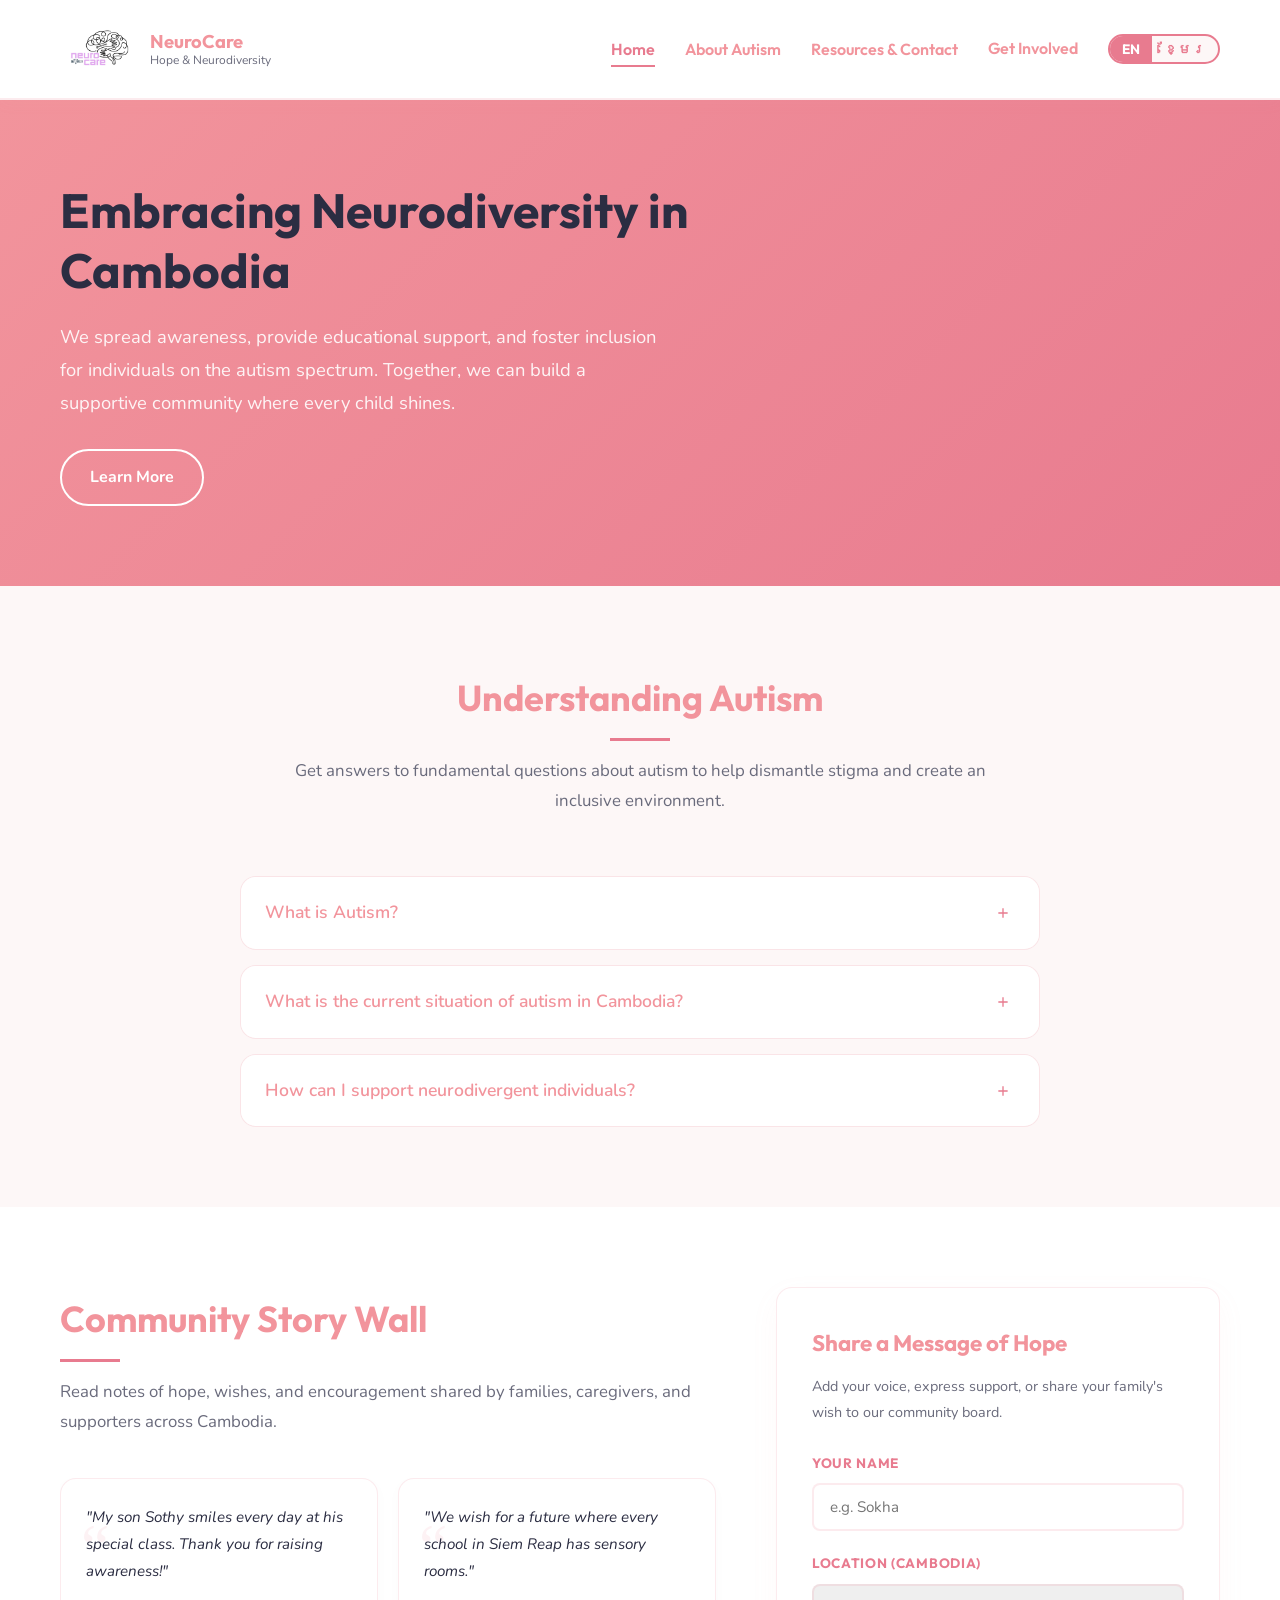
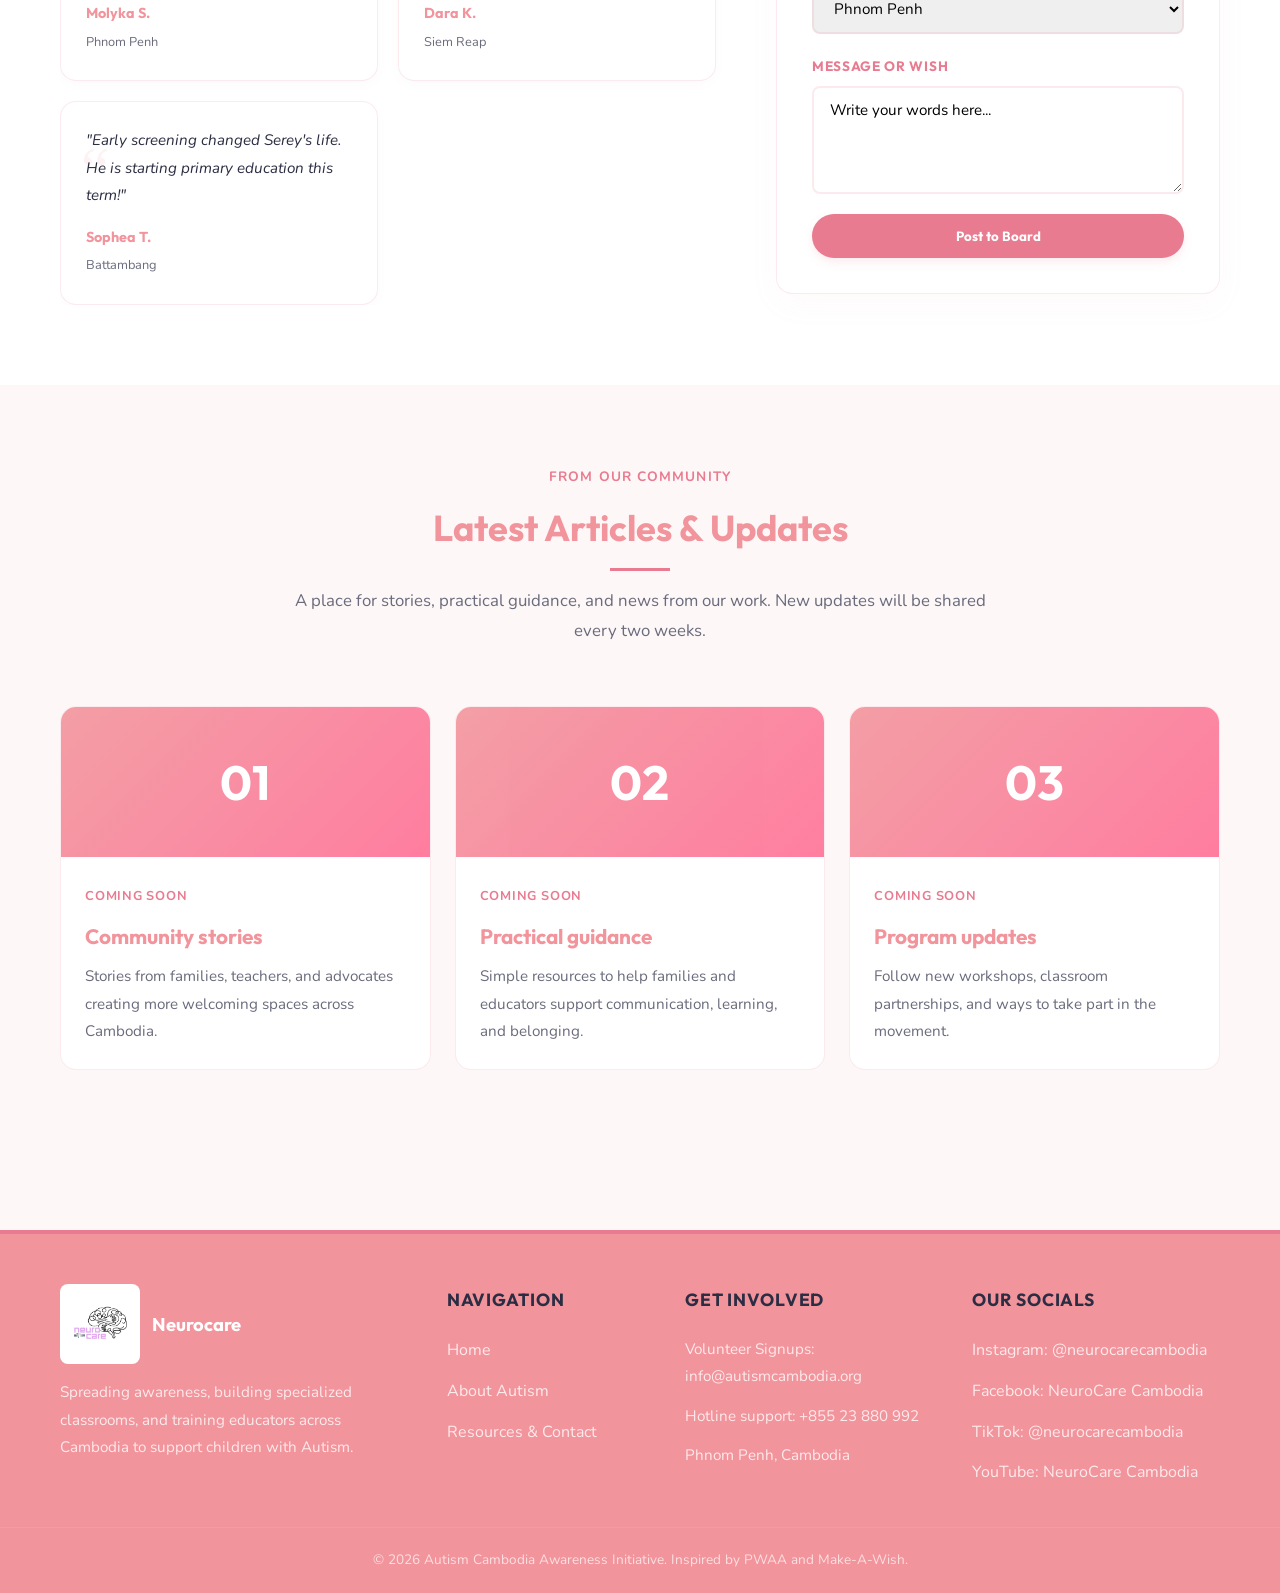
<file: index.html>
<!doctype html>
<html lang="en">
  <head>
    <meta charset="UTF-8" />
    <meta name="viewport" content="width=device-width, initial-scale=1.0" />
    <title
      data-en="Autism Awareness Cambodia"
      data-km="ការយល់ដឹងអំពីអូទីស្សឹមនៅកម្ពុជា"
    >
      Autism Awareness Cambodia
    </title>
    <link rel="preconnect" href="https://fonts.googleapis.com" />
    <link rel="preconnect" href="https://fonts.gstatic.com" crossorigin />
    <link
      href="https://fonts.googleapis.com/css2?family=Outfit:wght@400;600;700&family=Nunito:wght@400;600;700&display=swap"
      rel="stylesheet"
    />
    <link rel="stylesheet" href="styles.css" />
  </head>
  <body>
    <div id="site-header"></div>

    <section class="hero">
      <div class="container hero-grid">
        <div class="hero-content">
          <h1
            data-en="Embracing Neurodiversity in Cambodia"
            data-km="ការទទួលយកភាពចម្រុះនៃប្រព័ន្ធប្រសាទនៅកម្ពុជា"
          >
            Embracing Neurodiversity in Cambodia
          </h1>
          <p
            data-en="We spread awareness, provide educational support, and foster inclusion for individuals on the autism spectrum. Together, we can build a supportive community where every child shines."
            data-km="យើងផ្សព្វផ្សាយការយល់ដឹង ផ្តល់ការគាំទ្រផ្នែកអប់រំ និងជំរុញការរួមបញ្ចូលសម្រាប់បុគ្គលដែលមានវិសាលគមអូទីស្សឹម។ រួមគ្នា យើងអាចកសាងសហគមន៍គាំទ្រមួយដែលកុមារគ្រប់រូបអាចបញ្ចេញពន្លឺបាន។"
          >
            We spread awareness, provide educational support, and foster
            inclusion for individuals on the autism spectrum. Together, we can
            build a supportive community where every child shines.
          </p>
          <div class="hero-actions">
            <a
              href="about.html"
              class="hero-btn-secondary"
              data-en="Learn More"
              data-km="ស្វែងយល់បន្ថែម"
              >Learn More</a
            >
          </div>
        </div>
      </div>
    </section>

    <section class="section">
      <div class="container">
        <div class="section-header">
          <h2 data-en="Understanding Autism" data-km="យល់ដឹងអំពីអូទីស្សឹម">
            Understanding Autism
          </h2>
          <p
            data-en="Get answers to fundamental questions about autism to help dismantle stigma and create an inclusive environment."
            data-km="ទទួលបានចម្លើយចំពោះសំណួរជាមូលដ្ឋានអំពីអូទីស្សឹម ដើម្បីជួយលុបបំបាត់ការរើសអើង និងបង្កើតបរិយាកាសរួមបញ្ចូលគ្នា។"
          >
            Get answers to fundamental questions about autism to help dismantle
            stigma and create an inclusive environment.
          </p>
        </div>
        <div class="accordion-wrapper">
          <div class="accordion-item">
            <div class="accordion-header" onclick="toggleAccordion(this)">
              <span
                class="accordion-question"
                data-en="What is Autism?"
                data-km="តើអូទីស្សឹមជាអ្វី?"
                >What is Autism?</span
              >
              <span class="accordion-icon"
                ><svg viewBox="0 0 24 24">
                  <path d="M19 13h-6v6h-2v-6H5v-2h6V5h2v6h6v2z" /></svg
              ></span>
            </div>
            <div class="accordion-content">
              <div
                class="accordion-content-inner"
                data-en="Autism, or Autism Spectrum Disorder (ASD), is a neurological difference that affects how people communicate, interact, behave, and learn. It is not an illness, but a distinct way of experiencing the world."
                data-km="អូទីស្សឹម ឬវិសាលគមអូទីស្សឹម (ASD) គឺជាភាពខុសគ្នានៃប្រព័ន្ធប្រសាទដែលប៉ះពាល់ដល់របៀបដែលមនុស្សប្រាស្រ័យទាក់ទងគ្នា ធ្វើអន្តរកម្ម ប្រព្រឹត្ត និងរៀនសូត្រ។ វាលំមិនមែនជាជំងឺនោះទេ ប៉ុន្តែជាវិធីដាច់ដោយឡែកមួយក្នុងការទទួលបានបទពិសោធន៍ពីពិភពលោក។"
              >
                Autism, or Autism Spectrum Disorder (ASD), is a neurological
                difference that affects how people communicate, interact,
                behave, and learn. It is not an illness, but a distinct way of
                experiencing the world.
              </div>
            </div>
          </div>
          <div class="accordion-item">
            <div class="accordion-header" onclick="toggleAccordion(this)">
              <span
                class="accordion-question"
                data-en="What is the current situation of autism in Cambodia?"
                data-km="តើស្ថានភាពបច្ចុប្បន្ននៃអូទីស្សឹមនៅកម្ពុជាយ៉ាងណាដែរ?"
                >What is the current situation of autism in Cambodia?</span
              >
              <span class="accordion-icon"
                ><svg viewBox="0 0 24 24">
                  <path d="M19 13h-6v6h-2v-6H5v-2h6V5h2v6h6v2z" /></svg
              ></span>
            </div>
            <div class="accordion-content">
              <div
                class="accordion-content-inner"
                data-en="In Cambodia, public awareness about autism remains low, and families face difficulties in finding clinical diagnosis and specialized educators. Support groups like Parents Association of Autism are working to expand resources, training, and early screening tools."
                data-km="នៅកម្ពុជា ការយល់ដឹងជាសាធារណៈអំពីអូទីស្សឹមនៅមានកម្រិតទាបនៅឡើយ ហើយគ្រួសារនានាជួបការលំបាកក្នុងការស្វែងរកការវិនិច្ឆ័យរោគសញ្ញា និងអ្នកអប់រំជំនាញ។ ក្រុមគាំទ្រដូចជាសមាគមអាណាព្យាបាលកុមារអូទីស្សឹមកំពុងធ្វើការដើម្បីពង្រីកធនធាន ការបណ្តុះបណ្តាល និងឧបករណ៍ពិនិត្យដំបូង។"
              >
                In Cambodia, public awareness about autism remains low, and
                families face difficulties in finding clinical diagnosis and
                specialized educators. Support groups like Parents Association
                of Autism are working to expand resources, training, and early
                screening tools.
              </div>
            </div>
          </div>
          <div class="accordion-item">
            <div class="accordion-header" onclick="toggleAccordion(this)">
              <span
                class="accordion-question"
                data-en="How can I support neurodivergent individuals?"
                data-km="តើខ្ញុំអាចគាំទ្របុគ្គលដែលមានភាពចម្រុះនៃប្រព័ន្ធប្រសាទដោយរបៀបណា?"
                >How can I support neurodivergent individuals?</span
              >
              <span class="accordion-icon"
                ><svg viewBox="0 0 24 24">
                  <path d="M19 13h-6v6h-2v-6H5v-2h6V5h2v6h6v2z" /></svg
              ></span>
            </div>
            <div class="accordion-content">
              <div
                class="accordion-content-inner"
                data-en="Support starts with empathy and patience. Accept and appreciate their unique sensory preferences, create sensory-friendly environments, communicate clearly, and advocate for inclusive education and workplace access."
                data-km="ការគាំទ្រចាប់ផ្តើមដោយការយល់ចិត្ត និងការអត់ធ្មត់។ ទទួលយក និងដឹងគុណចំពោះចំណង់ចំណូលចិត្តអារម្មណ៍ដ៏ប្លែករបស់ពួកគេ បង្កើតបរិយាកាសអំណោយផលដល់អារម្មណ៍ ប្រាស្រ័យទាក់ទងគ្នាឱ្យបានច្បាស់លាស់ និងតស៊ូមតិសម្រាប់ការអប់រំរួមបញ្ចូលគ្នានិងការទទួលបានកន្លែងធ្វើការ។"
              >
                Support starts with empathy and patience. Accept and appreciate
                their unique sensory preferences, create sensory-friendly
                environments, communicate clearly, and advocate for inclusive
                education and workplace access.
              </div>
            </div>
          </div>
        </div>
      </div>
    </section>

    <section class="section section-bg">
      <div class="container story-wall-grid">
        <div>
          <div class="section-header section-header-left">
            <h2 data-en="Community Story Wall" data-km="កំផែងរឿងរ៉ាវសហគមន៍">
              Community Story Wall
            </h2>
            <p
              data-en="Read notes of hope, wishes, and encouragement shared by families, caregivers, and supporters across Cambodia."
              data-km="អានសារនៃក្តីសង្ឃឹម បំណងប្រាថ្នា និងការលើកទឹកចិត្តដែលចែករំលែកដោយគ្រួសារ អ្នកថែទាំ និងអ្នកគាំទ្រនៅទូទាំងប្រទេសកម្ពុជា។"
            >
              Read notes of hope, wishes, and encouragement shared by families,
              caregivers, and supporters across Cambodia.
            </p>
          </div>
          <div class="story-wall-cards" id="story-wall"></div>
        </div>

        <div class="story-form-card">
          <h3
            data-en="Share a Message of Hope"
            data-km="ចែករំលែកសារនៃក្តីសង្ឃឹម"
          >
            Share a Message of Hope
          </h3>
          <p
            data-en="Add your voice, express support, or share your family's wish to our community board."
            data-km="បន្ថែមសំឡេងរបស់អ្នក បង្ហាញការគាំទ្រ ឬចែករំលែកបំណងប្រាថ្នារបស់គ្រួសារអ្នកទៅកាន់ក្តារសហគមន៍របស់យើង។"
          >
            Add your voice, express support, or share your family's wish to our
            community board.
          </p>
          <form id="story-form" onsubmit="handleStorySubmit(event)">
            <div class="form-group">
              <label
                for="form-author"
                data-en="Your Name"
                data-km="ឈ្មោះរបស់អ្នក"
                >Your Name</label
              >
              <input
                type="text"
                id="form-author"
                required
                placeholder="e.g. Sokha"
                data-en="e.g. Sokha"
                data-km="ឧទាហរណ៍៖ សុខា"
              />
            </div>
            <div class="form-group">
              <label
                for="form-location"
                data-en="Location (Cambodia)"
                data-km="ទីតាំង (កម្ពុជា)"
                >Location (Cambodia)</label
              >
              <select id="form-location">
                <option
                  value="Phnom Penh"
                  data-en="Phnom Penh"
                  data-km="ភ្នំពេញ"
                >
                  Phnom Penh
                </option>
                <option value="Siem Reap" data-en="Siem Reap" data-km="សៀមរាប">
                  Siem Reap
                </option>
                <option
                  value="Battambang"
                  data-en="Battambang"
                  data-km="បាត់ដំបង"
                >
                  Battambang
                </option>
                <option
                  value="Sihanoukville"
                  data-en="Sihanoukville"
                  data-km="ព្រះសីហនុ"
                >
                  Sihanoukville
                </option>
                <option
                  value="Kampong Cham"
                  data-en="Kampong Cham"
                  data-km="កំពង់ចាម"
                >
                  Kampong Cham
                </option>
              </select>
            </div>
            <div class="form-group">
              <label
                for="form-text"
                data-en="Message or Wish"
                data-km="សារ ឬបំណងប្រាថ្នា"
                >Message or Wish</label
              >
              <textarea
                id="form-text"
                rows="4"
                required
                placeholder="Write your words here..."
                data-en="Write your words here..."
                data-km="សរសេរពាក្យពេចន៍របស់អ្នកនៅទីនេះ..."
              ></textarea>
            </div>
            <button
              type="submit"
              class="form-submit-btn"
              data-en="Post to Board"
              data-km="បង្ហោះទៅកាន់ក្តារ"
            >
              Post to Board
            </button>
          </form>
        </div>
      </div>
    </section>

    <section class="section articles-section">
      <div class="container">
        <div class="section-header">
          <p
            class="section-kicker"
            data-en="From our community"
            data-km="ពីសហគមន៍របស់យើង"
          >
            From our community
          </p>
          <h2
            data-en="Latest Articles & Updates"
            data-km="អត្ថបទ និងព័ត៌មានថ្មីៗ"
          >
            Latest Articles & Updates
          </h2>
          <p
            data-en="A place for stories, practical guidance, and news from our work. New updates will be shared every two weeks."
            data-km="កន្លែងសម្រាប់រឿងរ៉ាវ ដំបូន្មានជាក់ស្តែង និងព័ត៌មានពីការងាររបស់យើង។ ព័ត៌មានថ្មីៗនឹងត្រូវចែករំលែករៀងរាល់ពីរសប្តាហ៍។"
          >
            A place for stories, practical guidance, and news from our work. New
            updates will be shared every two weeks.
          </p>
        </div>
        <div class="article-grid">
          <article class="article-placeholder">
            <div class="article-placeholder-image" aria-hidden="true">01</div>
            <div class="article-placeholder-content">
              <span
                class="article-status"
                data-en="Coming soon"
                data-km="នឹងមកដល់ឆាប់ៗនេះ"
                >Coming soon</span
              >
              <h3 data-en="Community stories" data-km="រឿងរ៉ាវសហគមន៍">
                Community stories
              </h3>
              <p
                data-en="Stories from families, teachers, and advocates creating more welcoming spaces across Cambodia."
                data-km="រឿងរ៉ាវពីគ្រួសារ គ្រូបង្រៀន និងអ្នកតស៊ូមតិដែលកំពុងបង្កើតកន្លែងដែលមានការស្វាគមន៍កាន់តែច្រើននៅទូទាំងកម្ពុជា។"
              >
                Stories from families, teachers, and advocates creating more
                welcoming spaces across Cambodia.
              </p>
            </div>
          </article>
          <article class="article-placeholder">
            <div class="article-placeholder-image" aria-hidden="true">02</div>
            <div class="article-placeholder-content">
              <span
                class="article-status"
                data-en="Coming soon"
                data-km="នឹងមកដល់ឆាប់ៗនេះ"
                >Coming soon</span
              >
              <h3 data-en="Practical guidance" data-km="ដំបូន្មានជាក់ស្តែង">
                Practical guidance
              </h3>
              <p
                data-en="Simple resources to help families and educators support communication, learning, and belonging."
                data-km="ធនធានសាមញ្ញដើម្បីជួយគ្រួសារ និងអ្នកអប់រំគាំទ្រការប្រាស្រ័យទាក់ទង ការរៀនសូត្រ និងការរួមបញ្ចូល។"
              >
                Simple resources to help families and educators support
                communication, learning, and belonging.
              </p>
            </div>
          </article>
          <article class="article-placeholder">
            <div class="article-placeholder-image" aria-hidden="true">03</div>
            <div class="article-placeholder-content">
              <span
                class="article-status"
                data-en="Coming soon"
                data-km="នឹងមកដល់ឆាប់ៗនេះ"
                >Coming soon</span
              >
              <h3 data-en="Program updates" data-km="ព័ត៌មានកម្មវិធី">
                Program updates
              </h3>
              <p
                data-en="Follow new workshops, classroom partnerships, and ways to take part in the movement."
                data-km="តាមដានសិក្ខាសាលាថ្មី ភាពជាដៃគូថ្នាក់រៀន និងវិធីចូលរួមក្នុងចលនានេះ។"
              >
                Follow new workshops, classroom partnerships, and ways to take
                part in the movement.
              </p>
            </div>
          </article>
        </div>
      </div>
    </section>

    <div id="site-modal"></div>
    <div id="site-footer"></div>
    <script src="site.js"></script>
    <script src="donation.js"></script>
  </body>
</html>
</file>
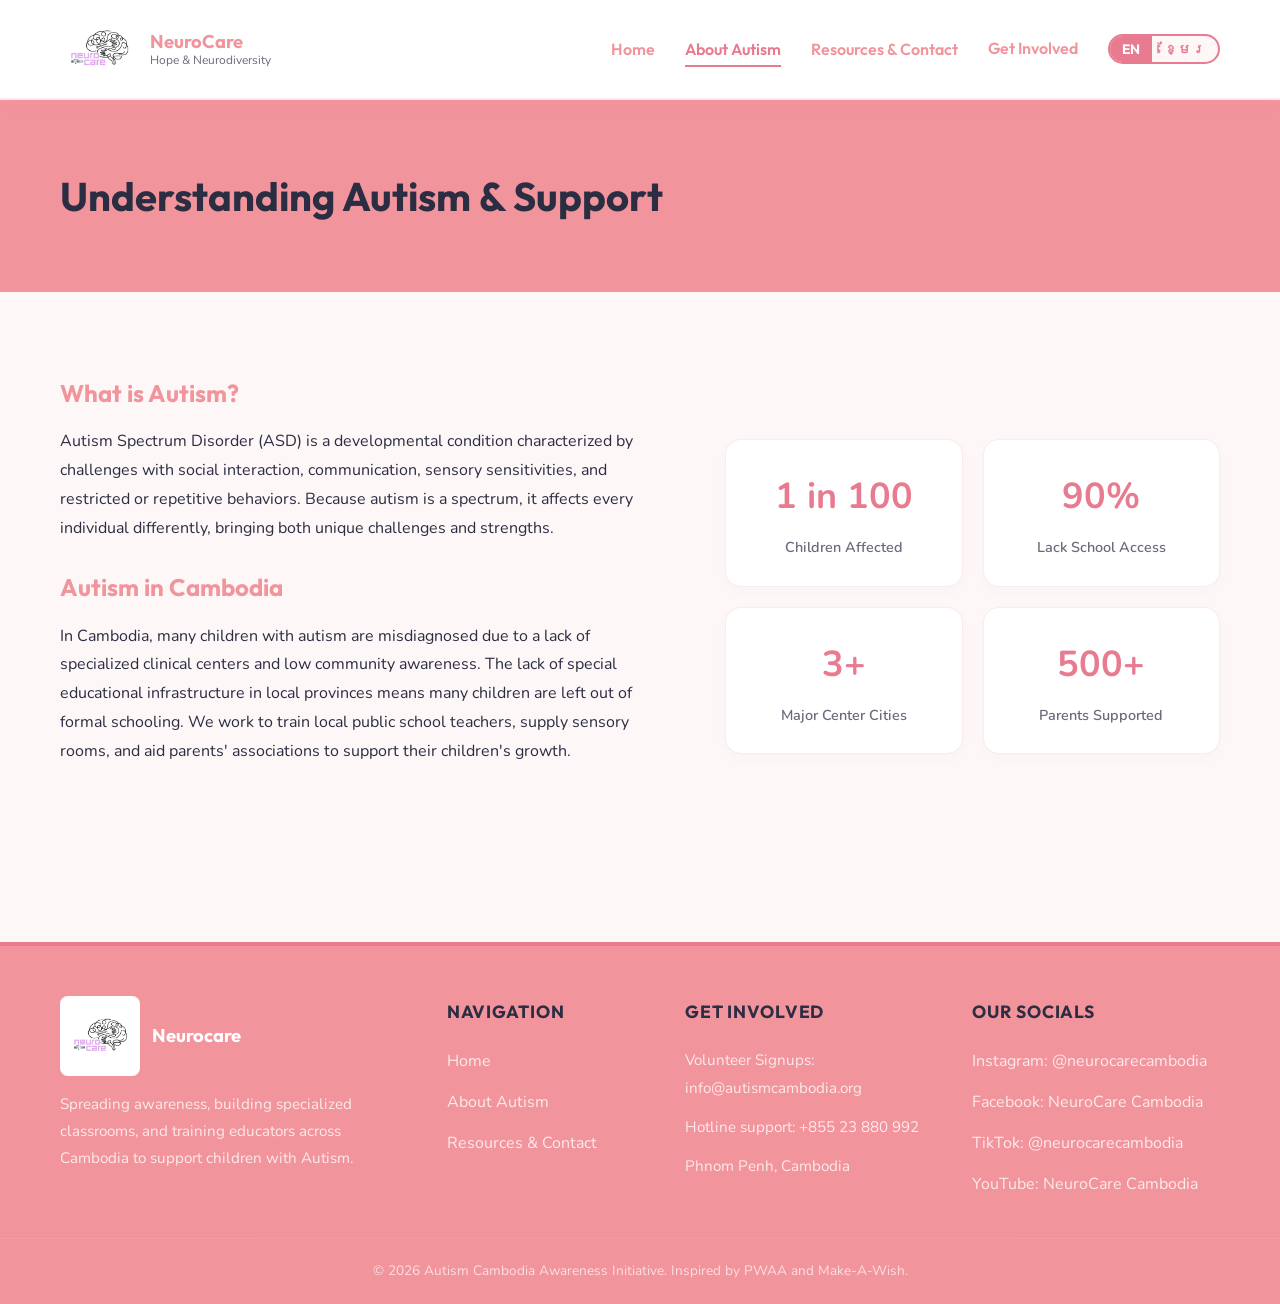
<file: about.html>
<!DOCTYPE html>
<html lang="en">
  <head>
    <meta charset="UTF-8" />
    <meta name="viewport" content="width=device-width, initial-scale=1.0" />
    <title data-en="About Autism | NeuroCare" data-km="អំពីអូទីស្សឹម | អូទីស្សឹម កម្ពុជា">About Autism | NeuroCare</title>
    <link rel="preconnect" href="https://fonts.googleapis.com" />
    <link rel="preconnect" href="https://fonts.gstatic.com" crossorigin />
    <link href="https://fonts.googleapis.com/css2?family=Outfit:wght@400;600;700&family=Nunito:wght@400;600;700&display=swap" rel="stylesheet" />
    <link rel="stylesheet" href="styles.css" />
  </head>
  <body>
    <div id="site-header"></div>

    <section class="subpage-hero">
      <div class="container">
        <h1 data-en="Understanding Autism & Support" data-km="យល់ដឹងអំពីអូទីស្សឹម និងការគាំទ្រ">Understanding Autism & Support</h1>
      </div>
    </section>

    <section class="section">
      <div class="container about-grid">
        <div class="about-text">
          <h2 data-en="What is Autism?" data-km="តើអូទីស្សឹមជាអ្វី?">What is Autism?</h2>
          <p data-en="Autism Spectrum Disorder (ASD) is a developmental condition characterized by challenges with social interaction, communication, sensory sensitivities, and restricted or repetitive behaviors. Because autism is a spectrum, it affects every individual differently, bringing both unique challenges and strengths." data-km="វិសាលគមអូទីស្សឹម (ASD) គឺជាលក្ខខណ្ឌនៃការលូតលាស់ដែលត្រូវបានកំណត់ដោយការប្រឈមជាមួយអន្តរកម្មសង្គម ការប្រាស្រ័យទាក់ទង ភាពរសើបនៃអារម្មណ៍ និងអាកប្បកិរិយាដដែលៗ។ ដោយសារតែអូទីស្សឹមគឺជាវិសាលគម វាក៏មានឥទ្ធិពលលើបុគ្គលម្នាក់ៗខុសៗគ្នា ដោយនាំមកនូវការប្រឈម និងចំណុចខ្លាំងរៀងៗខ្លួន។">
            Autism Spectrum Disorder (ASD) is a developmental condition characterized by challenges with social interaction, communication, sensory sensitivities, and restricted or repetitive behaviors. Because autism is a spectrum, it affects every individual differently, bringing both unique challenges and strengths.
          </p>
          <h2 data-en="Autism in Cambodia" data-km="អូទីស្សឹមនៅកម្ពុជា">Autism in Cambodia</h2>
          <p data-en="In Cambodia, many children with autism are misdiagnosed due to a lack of specialized clinical centers and low community awareness. The lack of special educational infrastructure in local provinces means many children are left out of formal schooling. We work to train local public school teachers, supply sensory rooms, and aid parents' associations to support their children's growth." data-km="នៅកម្ពុជា កុមារជាច្រើនដែលមានអូទីស្សឹមត្រូវបានវិនិច្ឆ័យខុស ដោយសារតែកង្វះមជ្ឈមណ្ឌលព្យាបាលឯកទេស និងការយល់ដឹងទាបក្នុងសហគមន៍។ កង្វះហេដ្ឋារចនាសម្ព័ន្ធអប់រំពិសេសនៅក្នុងខេត្តនានា មានន័យថាកុមារជាច្រើនត្រូវបានផាត់ចេញពីការសិក្សានៅសាលារៀន។ យើងធ្វើការដើម្បីបណ្តុះបណ្តាលគ្រូបង្រៀននៅសាលារដ្ឋ ផ្តល់បន្ទប់អារម្មណ៍ និងជួយដល់សមាគមអាណាព្យាបាលដើម្បីគាំទ្រដល់ការលូតលាស់របស់កូន។">
            In Cambodia, many children with autism are misdiagnosed due to a lack of specialized clinical centers and low community awareness. The lack of special educational infrastructure in local provinces means many children are left out of formal schooling. We work to train local public school teachers, supply sensory rooms, and aid parents' associations to support their children's growth.
          </p>
        </div>
        <div class="about-stats-grid">
          <div class="stat-card">
            <div class="stat-num" data-en="1 in 100" data-km="១ ក្នុង ១០០">1 in 100</div>
            <div class="stat-label" data-en="Children Affected" data-km="កុមារដែលរងផលប៉ះពាល់">Children Affected</div>
          </div>
          <div class="stat-card">
            <div class="stat-num" data-en="90%" data-km="៩០%">90%</div>
            <div class="stat-label" data-en="Lack School Access" data-km="ខ្វះសាលារៀនគាំទ្រ">Lack School Access</div>
          </div>
          <div class="stat-card">
            <div class="stat-num" data-en="3+" data-km="៣+">3+</div>
            <div class="stat-label" data-en="Major Center Cities" data-km="ទីក្រុងមានមជ្ឈមណ្ឌល">Major Center Cities</div>
          </div>
          <div class="stat-card">
            <div class="stat-num" data-en="500+" data-km="៥០០+">500+</div>
            <div class="stat-label" data-en="Parents Supported" data-km="អាណាព្យាបាលដែលគាំទ្រ">Parents Supported</div>
          </div>
        </div>
      </div>
    </section>

    <div id="site-modal"></div>
    <div id="site-footer"></div>
    <script src="site.js"></script>
    <script src="donation.js"></script>
  </body>
</html>
</file>
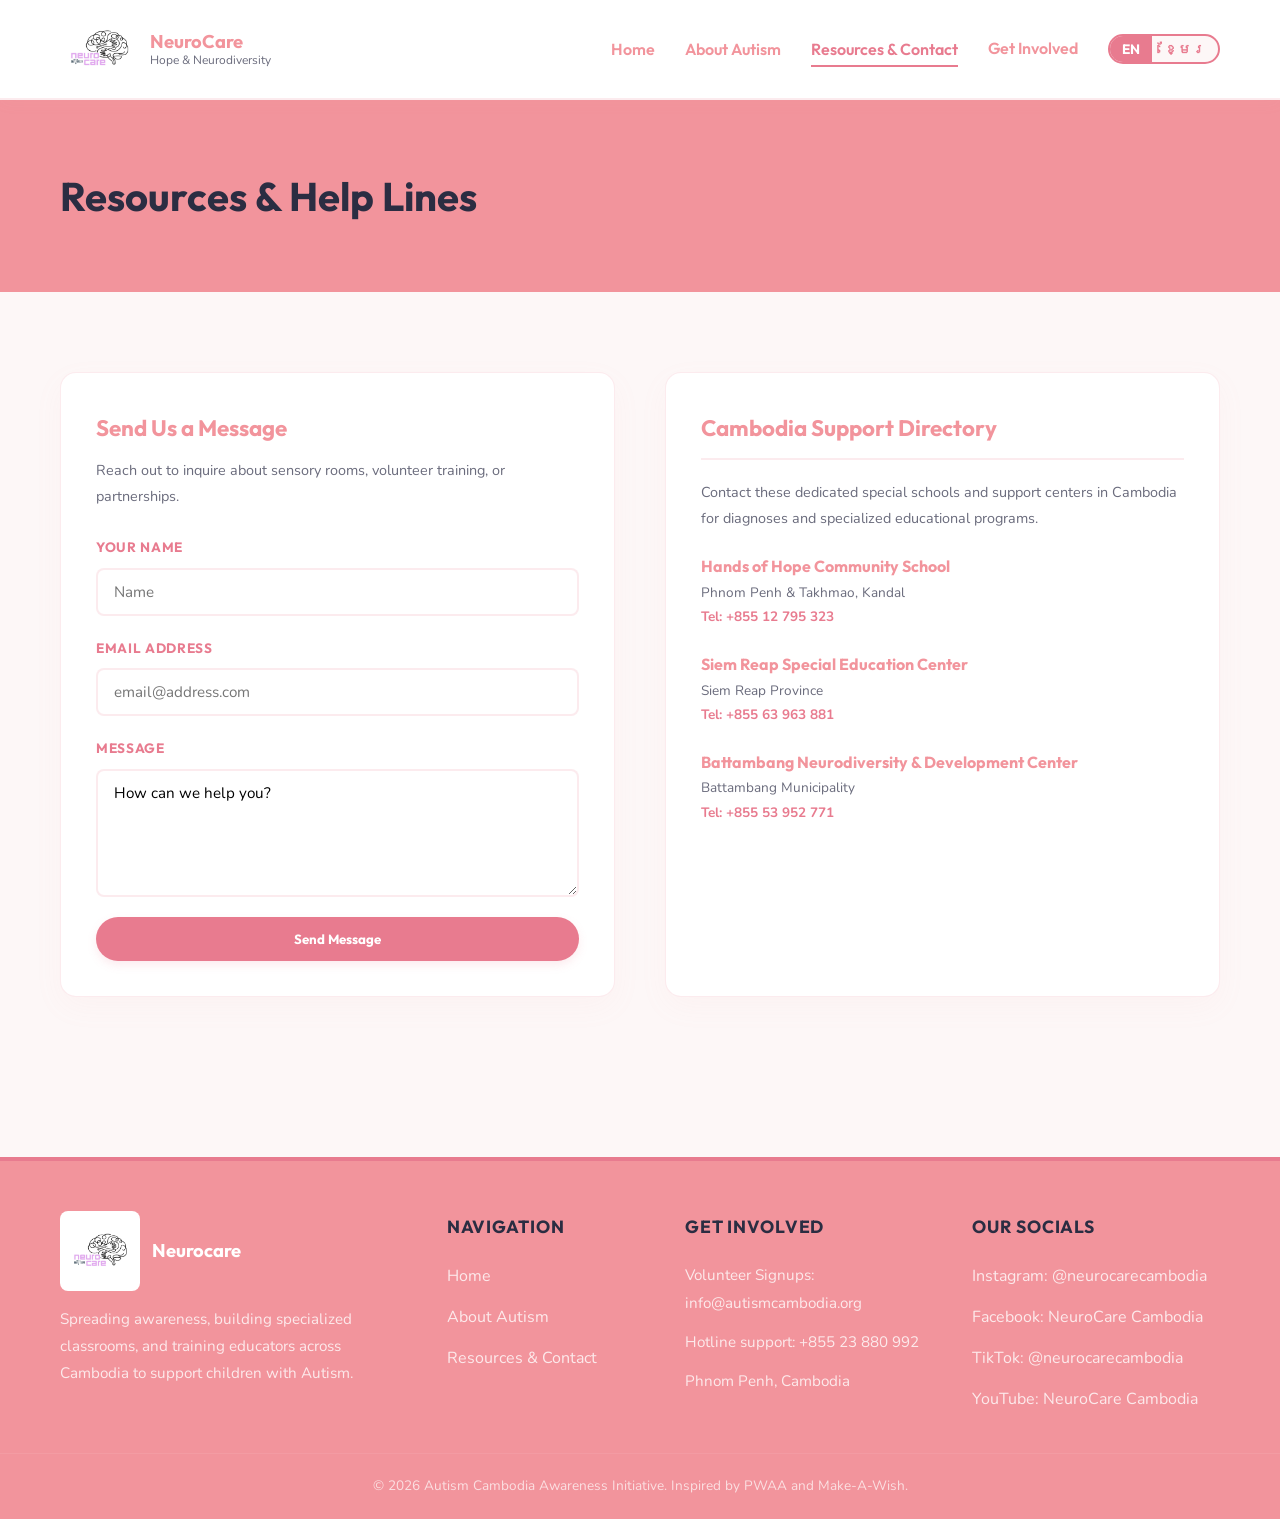
<file: contact.html>
<!DOCTYPE html>
<html lang="en">
  <head>
    <meta charset="UTF-8" />
    <meta name="viewport" content="width=device-width, initial-scale=1.0" />
    <title data-en="Resources & Contact | NeuroCare" data-km="ធនធាន និងទំនាក់ទំនង | អូទីស្សឹម កម្ពុជា">Resources & Contact | NeuroCare</title>
    <link rel="preconnect" href="https://fonts.googleapis.com" />
    <link rel="preconnect" href="https://fonts.gstatic.com" crossorigin />
    <link href="https://fonts.googleapis.com/css2?family=Outfit:wght@400;600;700&family=Nunito:wght@400;600;700&display=swap" rel="stylesheet" />
    <link rel="stylesheet" href="styles.css" />
  </head>
  <body>
    <div id="site-header"></div>

    <section class="subpage-hero">
      <div class="container">
        <h1 data-en="Resources & Help Lines" data-km="ធនធាន និងខ្សែទូរស័ព្ទជំនួយ">Resources & Help Lines</h1>
      </div>
    </section>

    <section class="section">
      <div class="container contact-grid">
        <div class="story-form-card">
          <h3 data-en="Send Us a Message" data-km="ផ្ញើសារមកយើង">Send Us a Message</h3>
          <p data-en="Reach out to inquire about sensory rooms, volunteer training, or partnerships." data-km="ទាក់ទងមកយើងដើម្បីសាកសួរអំពីបន្ទប់អារម្មណ៍ ការបណ្តុះបណ្តាលស្ម័គ្រចិត្ត ឬភាពជាដៃគូ។">
            Reach out to inquire about sensory rooms, volunteer training, or partnerships.
          </p>
          <form onsubmit="handleContactSubmit(event)">
            <div class="form-group">
              <label for="c-name" data-en="Your Name" data-km="ឈ្មោះរបស់អ្នក">Your Name</label>
              <input type="text" id="c-name" required placeholder="Name" data-en="Name" data-km="ឈ្មោះ" />
            </div>
            <div class="form-group">
              <label for="c-email" data-en="Email Address" data-km="អាសយដ្ឋានអ៊ីមែល">Email Address</label>
              <input type="email" id="c-email" required placeholder="email@address.com" />
            </div>
            <div class="form-group">
              <label for="c-msg" data-en="Message" data-km="សារ">Message</label>
              <textarea id="c-msg" rows="5" required placeholder="How can we help you?" data-en="How can we help you?" data-km="តើយើងអាចជួយអ្នកដោយរបៀបណា?"></textarea>
            </div>
            <button type="submit" class="form-submit-btn" data-en="Send Message" data-km="ផ្ញើសារ">Send Message</button>
          </form>
        </div>

        <div class="resources-card">
          <h3 data-en="Cambodia Support Directory" data-km="បញ្ជីឈ្មោះគាំទ្រនៅកម្ពុជា">Cambodia Support Directory</h3>
          <p class="muted" data-en="Contact these dedicated special schools and support centers in Cambodia for diagnoses and specialized educational programs." data-km="ទាក់ទងទៅសាលាពិសេស និងមជ្ឈមណ្ឌលគាំទ្រទាំងនេះនៅក្នុងប្រទេសកម្ពុជា សម្រាប់ការវិនិច្ឆ័យរោគសញ្ញា និងកម្មវិធីអប់រំឯកទេស។">
            Contact these dedicated special schools and support centers in Cambodia for diagnoses and specialized educational programs.
          </p>
          <div class="center-list">
            <div class="center-item">
              <span class="center-name" data-en="Hands of Hope Community School" data-km="សាលាសហគមន៍ដៃនៃក្តីសង្ឃឹម">Hands of Hope Community School</span>
              <span class="center-loc" data-en="Phnom Penh & Takhmao, Kandal" data-km="ភ្នំពេញ និងតាខ្មៅ, ខេត្តកណ្តាល">Phnom Penh & Takhmao, Kandal</span>
              <span class="center-tel">Tel: +855 12 795 323</span>
            </div>
            <div class="center-item">
              <span class="center-name" data-en="Siem Reap Special Education Center" data-km="មជ្ឈមណ្ឌលអប់រំពិសេសខេត្តសៀមរាប">Siem Reap Special Education Center</span>
              <span class="center-loc" data-en="Siem Reap Province" data-km="ខេត្តសៀមរាប">Siem Reap Province</span>
              <span class="center-tel">Tel: +855 63 963 881</span>
            </div>
            <div class="center-item">
              <span class="center-name" data-en="Battambang Neurodiversity & Development Center" data-km="មជ្ឈមណ្ឌលលូតលាស់ និងភាពចម្រុះនៃប្រព័ន្ធប្រសាទបាត់ដំបង">Battambang Neurodiversity & Development Center</span>
              <span class="center-loc" data-en="Battambang Municipality" data-km="ក្រុងបាត់ដំបង">Battambang Municipality</span>
              <span class="center-tel">Tel: +855 53 952 771</span>
            </div>
          </div>
        </div>
      </div>
    </section>

    <div id="site-modal"></div>
    <div id="site-footer"></div>
    <script src="site.js"></script>
    <script src="donation.js"></script>
  </body>
</html>
</file>
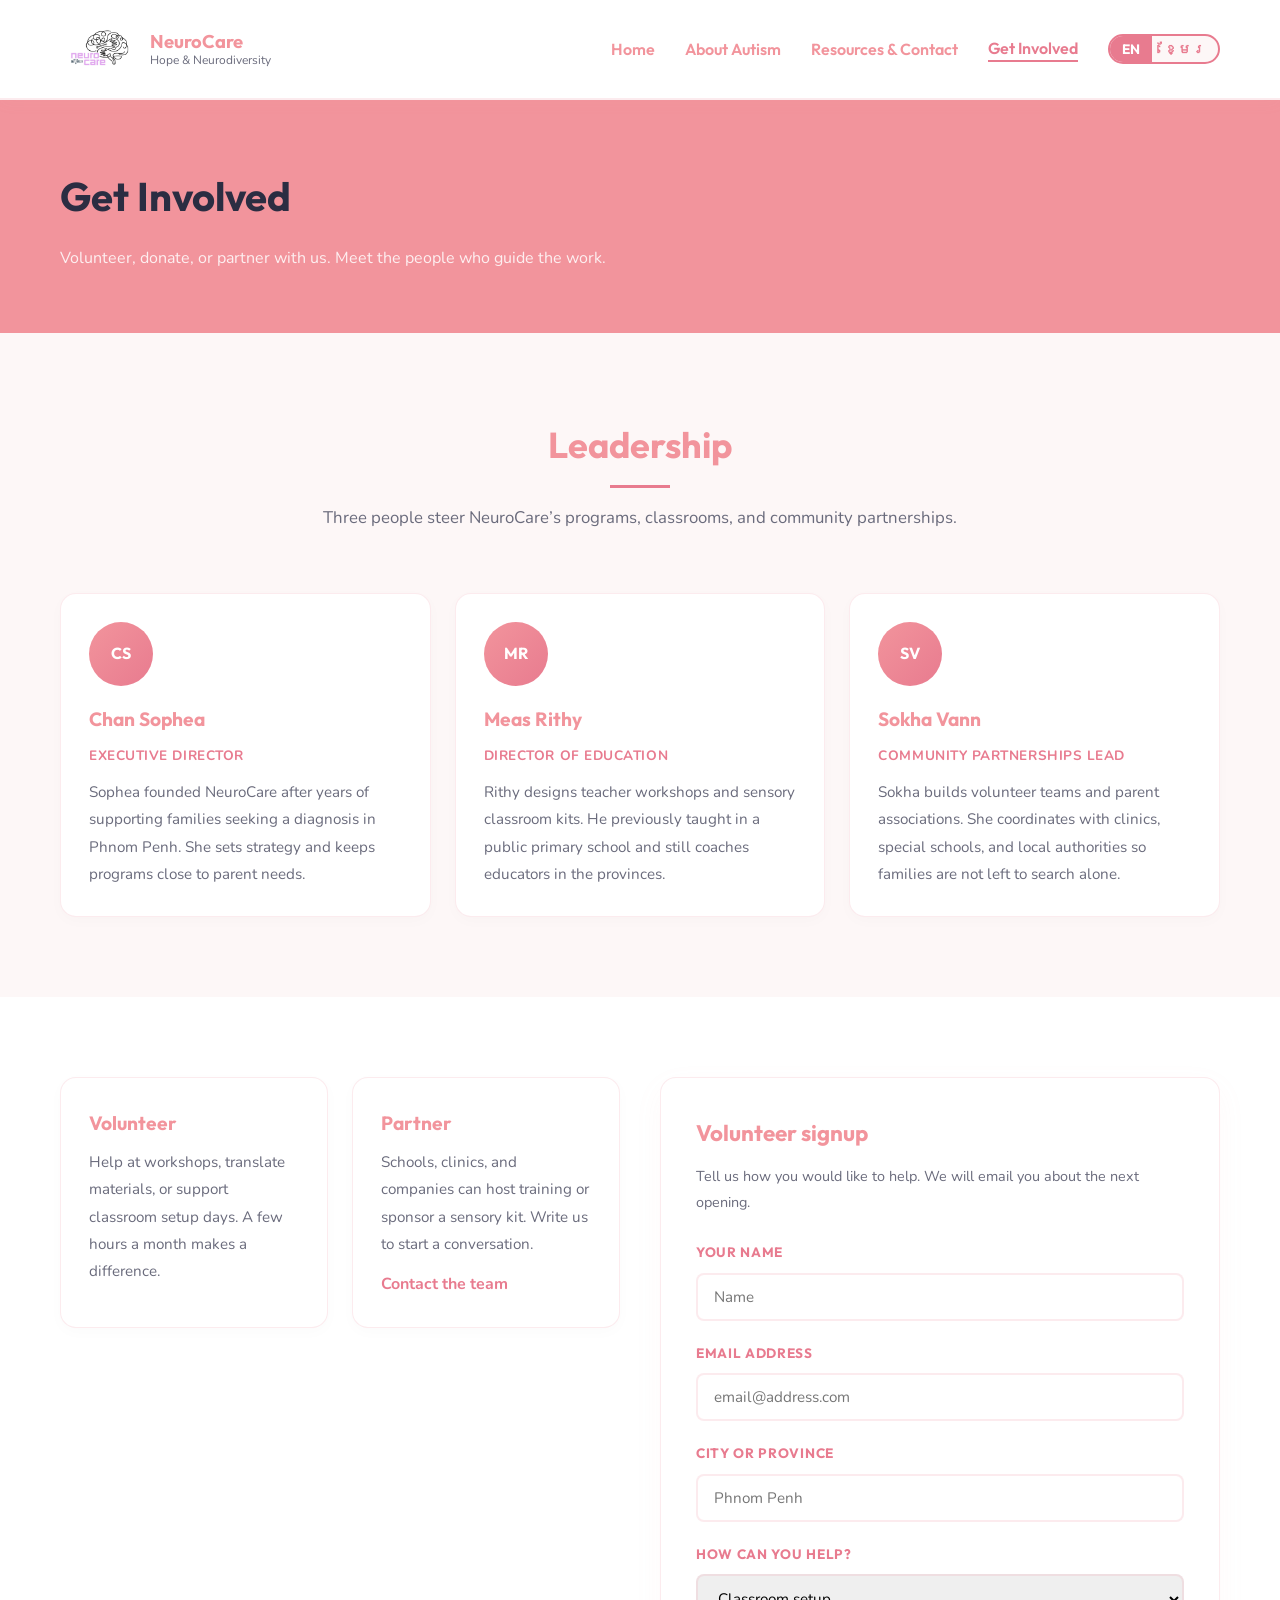
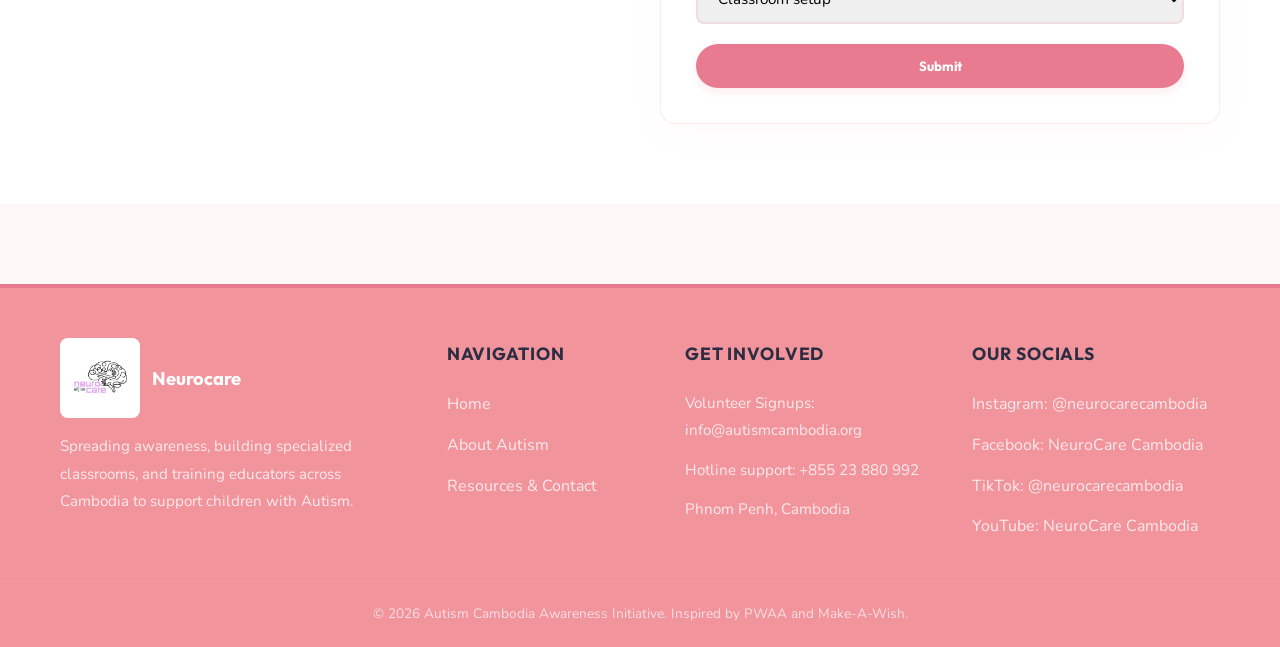
<file: getInvolved.html>
<!doctype html>
<html lang="en">
  <head>
    <meta charset="UTF-8" />
    <meta name="viewport" content="width=device-width, initial-scale=1.0" />
    <title
      data-en="Get Involved | NeuroCare"
      data-km="ចូលរួម | អូទីស្សឹម កម្ពុជា"
    >
      Get Involved | NeuroCare
    </title>
    <link rel="preconnect" href="https://fonts.googleapis.com" />
    <link rel="preconnect" href="https://fonts.gstatic.com" crossorigin />
    <link
      href="https://fonts.googleapis.com/css2?family=Outfit:wght@400;600;700&family=Nunito:wght@400;600;700&display=swap"
      rel="stylesheet"
    />
    <link rel="stylesheet" href="styles.css" />
  </head>
  <body>
    <div id="site-header"></div>

    <section class="subpage-hero">
      <div class="container">
        <h1 data-en="Get Involved" data-km="ចូលរួម">Get Involved</h1>
        <p
          class="subpage-lead"
          data-en="Volunteer, donate, or partner with us. Meet the people who guide the work."
          data-km="ស្ម័គ្រចិត្ត បរិច្ចាគ ឬសហការជាមួយយើង។ ស្គាល់អ្នកដែលដឹកនាំការងារ។"
        >
          Volunteer, donate, or partner with us. Meet the people who guide the
          work.
        </p>
      </div>
    </section>

    <section class="section">
      <div class="container">
        <div class="section-header">
          <h2 data-en="Leadership" data-km="ថ្នាក់ដឹកនាំ">Leadership</h2>
          <p
            data-en="Three people steer NeuroCare’s programs, classrooms, and community partnerships."
            data-km="មនុស្សបីនាក់ដឹកនាំកម្មវិធី ថ្នាក់រៀន និងភាពជាដៃគូសហគមន៍របស់ NeuroCare។"
          >
            Three people steer NeuroCare’s programs, classrooms, and community
            partnerships.
          </p>
        </div>
        <div class="leader-grid">
          <article class="leader-card">
            <div class="leader-avatar" aria-hidden="true">CS</div>
            <h3>Chan Sophea</h3>
            <p
              class="leader-role"
              data-en="Executive Director"
              data-km="នាយកប្រតិបត្តិ"
            >
              Executive Director
            </p>
            <p
              data-en="Sophea founded NeuroCare after years of supporting families seeking a diagnosis in Phnom Penh. She sets strategy and keeps programs close to parent needs."
              data-km="សុភាបានបង្កើត NeuroCare បន្ទាប់ពីឆ្នាំនៃការគាំទ្រគ្រួសារដែលស្វែងរកការវិនិច្ឆ័យនៅភ្នំពេញ។ នាងកំណត់យុទ្ធសាស្ត្រ និងរក្សាកម្មវិធីឱ្យជិតនឹងតម្រូវការអាណាព្យាបាល។"
            >
              Sophea founded NeuroCare after years of supporting families
              seeking a diagnosis in Phnom Penh. She sets strategy and keeps
              programs close to parent needs.
            </p>
          </article>
          <article class="leader-card">
            <div class="leader-avatar" aria-hidden="true">MR</div>
            <h3>Meas Rithy</h3>
            <p
              class="leader-role"
              data-en="Director of Education"
              data-km="នាយកអប់រំ"
            >
              Director of Education
            </p>
            <p
              data-en="Rithy designs teacher workshops and sensory classroom kits. He previously taught in a public primary school and still coaches educators in the provinces."
              data-km="រិទ្ធិរចនាសិក្ខាសាលាគ្រូ និងឧបករណ៍ថ្នាក់រៀនអារម្មណ៍។ គាត់ធ្លាប់បង្រៀននៅសាលាបឋមសិក្សារដ្ឋ និងនៅតែណែនាំអ្នកអប់រំនៅតាមខេត្ត។"
            >
              Rithy designs teacher workshops and sensory classroom kits. He
              previously taught in a public primary school and still coaches
              educators in the provinces.
            </p>
          </article>
          <article class="leader-card">
            <div class="leader-avatar" aria-hidden="true">SV</div>
            <h3>Sokha Vann</h3>
            <p
              class="leader-role"
              data-en="Community Partnerships Lead"
              data-km="ប្រធានភាពជាដៃគូសហគមន៍"
            >
              Community Partnerships Lead
            </p>
            <p
              data-en="Sokha builds volunteer teams and parent associations. She coordinates with clinics, special schools, and local authorities so families are not left to search alone."
              data-km="សុខាកសាងក្រុមស្ម័គ្រចិត្ត និងសមាគមអាណាព្យាបាល។ នាងសម្របសម្រួលជាមួយគ្លីនិក សាលាពិសេស និងអាជ្ញាធរមូលដ្ឋាន ដើម្បីកុំឱ្យគ្រួសារស្វែងរកតែម្នាក់ឯង។"
            >
              Sokha builds volunteer teams and parent associations. She
              coordinates with clinics, special schools, and local authorities
              so families are not left to search alone.
            </p>
          </article>
        </div>
      </div>
    </section>

    <section class="section section-bg">
      <div class="container involve-grid">
        <div class="card-grid two-col">
          <article class="info-card">
            <h3 data-en="Volunteer" data-km="ស្ម័គ្រចិត្ត">Volunteer</h3>
            <p
              data-en="Help at workshops, translate materials, or support classroom setup days. A few hours a month makes a difference."
              data-km="ជួយនៅសិក្ខាសាលា បកប្រែឯកសារ ឬគាំទ្រថ្ងៃរៀបចំថ្នាក់រៀន។ មួយចំនួនម៉ោងក្នុងមួយខែមានន័យ។"
            >
              Help at workshops, translate materials, or support classroom setup
              days. A few hours a month makes a difference.
            </p>
          </article>
          <article class="info-card">
            <h3 data-en="Partner" data-km="ដៃគូ">Partner</h3>
            <p
              data-en="Schools, clinics, and companies can host training or sponsor a sensory kit. Write us to start a conversation."
              data-km="សាលារៀន គ្លីនិក និងក្រុមហ៊ុនអាចរៀបចំការបណ្តុះបណ្តាល ឬឧបត្ថម្ភឧបករណ៍អារម្មណ៍។ សរសេរមកយើងដើម្បីចាប់ផ្តើម។"
            >
              Schools, clinics, and companies can host training or sponsor a
              sensory kit. Write us to start a conversation.
            </p>
            <a
              class="text-link"
              href="contact.html"
              data-en="Contact the team"
              data-km="ទាក់ទងក្រុមការងារ"
              >Contact the team</a
            >
          </article>
        </div>

        <div class="story-form-card">
          <h3 data-en="Volunteer signup" data-km="ចុះឈ្មោះស្ម័គ្រចិត្ត">
            Volunteer signup
          </h3>
          <p
            data-en="Tell us how you would like to help. We will email you about the next opening."
            data-km="ប្រាប់យើងពីរបៀបដែលអ្នកចង់ជួយ។ យើងនឹងផ្ញើអ៊ីមែលអំពីឱកាសបន្ទាប់។"
          >
            Tell us how you would like to help. We will email you about the next
            opening.
          </p>
          <form onsubmit="handleVolunteerSubmit(event)">
            <div class="form-group">
              <label for="v-name" data-en="Your Name" data-km="ឈ្មោះរបស់អ្នក"
                >Your Name</label
              >
              <input
                type="text"
                id="v-name"
                required
                placeholder="Name"
                data-en="Name"
                data-km="ឈ្មោះ"
              />
            </div>
            <div class="form-group">
              <label
                for="v-email"
                data-en="Email Address"
                data-km="អាសយដ្ឋានអ៊ីមែល"
                >Email Address</label
              >
              <input
                type="email"
                id="v-email"
                required
                placeholder="email@address.com"
              />
            </div>
            <div class="form-group">
              <label
                for="v-city"
                data-en="City or province"
                data-km="ក្រុង ឬខេត្ត"
                >City or province</label
              >
              <input
                type="text"
                id="v-city"
                required
                placeholder="Phnom Penh"
                data-en="Phnom Penh"
                data-km="ភ្នំពេញ"
              />
            </div>
            <div class="form-group">
              <label
                for="v-role"
                data-en="How can you help?"
                data-km="តើអ្នកអាចជួយដោយរបៀបណា?"
                >How can you help?</label
              >
              <select id="v-role">
                <option
                  value="classroom"
                  data-en="Classroom setup"
                  data-km="រៀបចំថ្នាក់រៀន"
                >
                  Classroom setup
                </option>
                <option
                  value="events"
                  data-en="Events and outreach"
                  data-km="ព្រឹត្តិការណ៍ និងការផ្សព្វផ្សាយ"
                >
                  Events and outreach
                </option>
                <option
                  value="training"
                  data-en="Teacher training support"
                  data-km="គាំទ្រការបណ្តុះបណ្តាលគ្រូ"
                >
                  Teacher training support
                </option>
                <option
                  value="admin"
                  data-en="Translation or admin"
                  data-km="បកប្រែ ឬការិយាល័យ"
                >
                  Translation or admin
                </option>
              </select>
            </div>
            <button
              type="submit"
              class="form-submit-btn"
              data-en="Submit"
              data-km="ដាក់ស្នើ"
            >
              Submit
            </button>
          </form>
        </div>
      </div>
    </section>

    <div id="site-modal"></div>
    <div id="site-footer"></div>
    <script src="site.js"></script>
    <script src="donation.js"></script>
  </body>
</html>
</file>
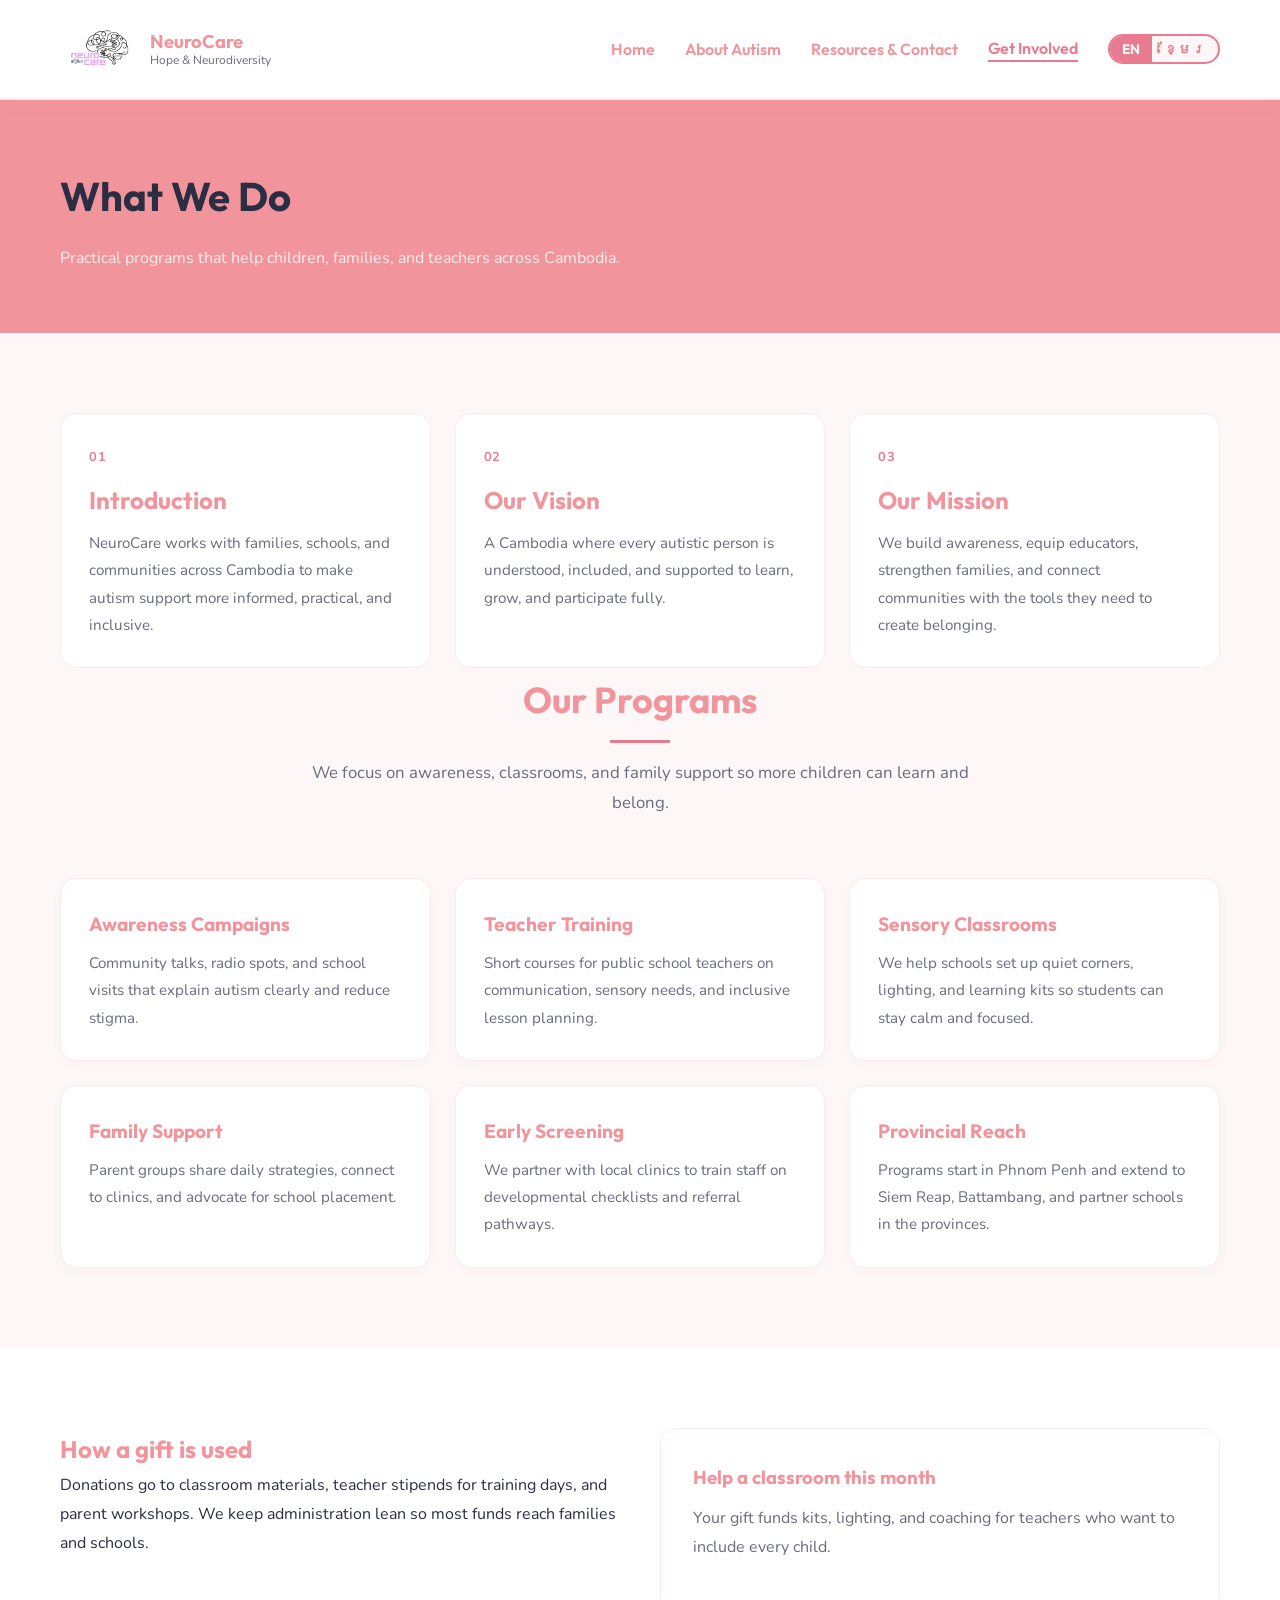
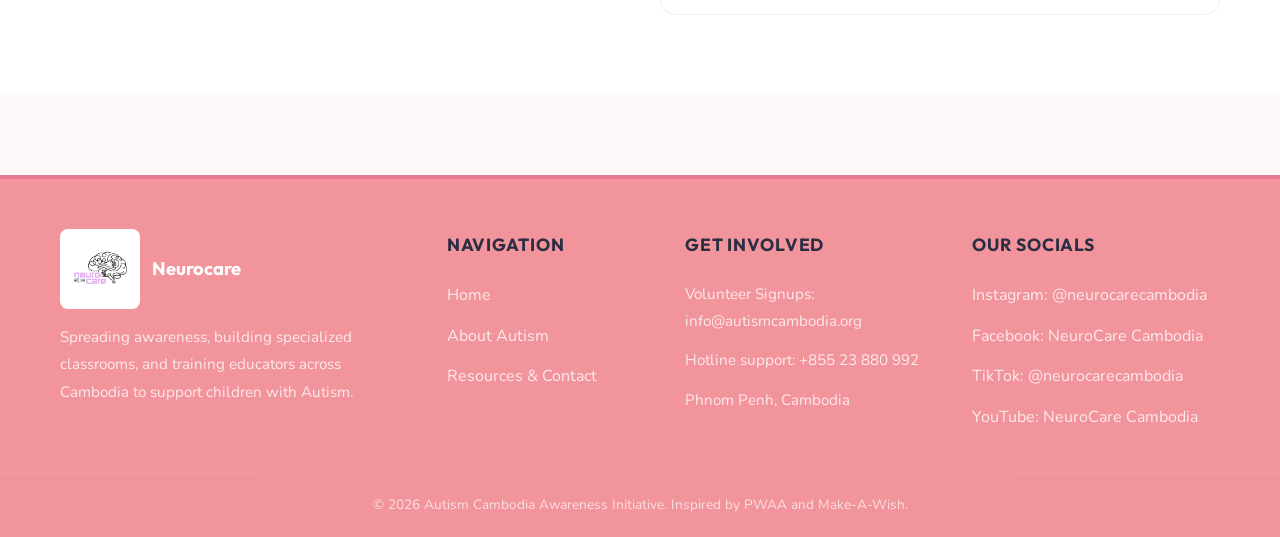
<file: whatWeDo.html>
<!doctype html>
<html lang="en">
  <head>
    <meta charset="UTF-8" />
    <meta name="viewport" content="width=device-width, initial-scale=1.0" />
    <title
      data-en="What We Do | NeuroCare"
      data-km="អ្វីដែលយើងធ្វើ | អូទីស្សឹម កម្ពុជា"
    >
      What We Do | NeuroCare
    </title>
    <link rel="preconnect" href="https://fonts.googleapis.com" />
    <link rel="preconnect" href="https://fonts.gstatic.com" crossorigin />
    <link
      href="https://fonts.googleapis.com/css2?family=Outfit:wght@400;600;700&family=Nunito:wght@400;600;700&display=swap"
      rel="stylesheet"
    />
    <link rel="stylesheet" href="styles.css" />
  </head>
  <body>
    <div id="site-header"></div>

    <section class="subpage-hero">
      <div class="container">
        <h1 data-en="What We Do" data-km="អ្វីដែលយើងធ្វើ">What We Do</h1>
        <p
          class="subpage-lead"
          data-en="Practical programs that help children, families, and teachers across Cambodia."
          data-km="កម្មវិធីជាក់ស្តែងដែលជួយកុមារ គ្រួសារ និងគ្រូបង្រៀននៅទូទាំងប្រទេសកម្ពុជា។"
        >
          Practical programs that help children, families, and teachers across
          Cambodia.
        </p>
      </div>
    </section>

    <section class="section">
      <div class="container">
        <div class="purpose-grid">
          <article class="purpose-card">
            <span class="purpose-number">01</span>
            <h2 data-en="Introduction" data-km="សេចក្តីផ្តើម">Introduction</h2>
            <p
              data-en="NeuroCare works with families, schools, and communities across Cambodia to make autism support more informed, practical, and inclusive."
              data-km="NeuroCare ធ្វើការជាមួយគ្រួសារ សាលារៀន និងសហគមន៍នៅទូទាំងកម្ពុជា ដើម្បីធ្វើឱ្យការគាំទ្រអូទីស្សឹមកាន់តែមានចំណេះដឹង ជាក់ស្តែង និងរួមបញ្ចូល។"
            >
              NeuroCare works with families, schools, and communities across
              Cambodia to make autism support more informed, practical, and
              inclusive.
            </p>
          </article>
          <article class="purpose-card">
            <span class="purpose-number">02</span>
            <h2 data-en="Our Vision" data-km="ចក្ខុវិស័យរបស់យើង">Our Vision</h2>
            <p
              data-en="A Cambodia where every autistic person is understood, included, and supported to learn, grow, and participate fully."
              data-km="កម្ពុជាមួយដែលមនុស្សគ្រប់រូបដែលមានអូទីស្សឹមត្រូវបានយល់ដឹង រួមបញ្ចូល និងគាំទ្រឱ្យរៀនសូត្រ លូតលាស់ និងចូលរួមយ៉ាងពេញលេញ។"
            >
              A Cambodia where every autistic person is understood, included,
              and supported to learn, grow, and participate fully.
            </p>
          </article>
          <article class="purpose-card">
            <span class="purpose-number">03</span>
            <h2 data-en="Our Mission" data-km="បេសកកម្មរបស់យើង">Our Mission</h2>
            <p
              data-en="We build awareness, equip educators, strengthen families, and connect communities with the tools they need to create belonging."
              data-km="យើងកសាងការយល់ដឹង បំពាក់សមត្ថភាពអ្នកអប់រំ ពង្រឹងគ្រួសារ និងភ្ជាប់សហគមន៍ជាមួយឧបករណ៍ដែលពួកគេត្រូវការ ដើម្បីបង្កើតការរួមបញ្ចូល។"
            >
              We build awareness, equip educators, strengthen families, and
              connect communities with the tools they need to create belonging.
            </p>
          </article>
        </div>

        <div class="section-header">
          <h2 data-en="Our Programs" data-km="កម្មវិធីរបស់យើង">Our Programs</h2>
          <p
            data-en="We focus on awareness, classrooms, and family support so more children can learn and belong."
            data-km="យើងផ្តោតលើការយល់ដឹង ថ្នាក់រៀន និងការគាំទ្រគ្រួសារ ដើម្បីឱ្យកុមារកាន់តែច្រើនអាចរៀនសូត្រ និងមានកន្លែងក្នុងសង្គម។"
          >
            We focus on awareness, classrooms, and family support so more
            children can learn and belong.
          </p>
        </div>
        <div class="card-grid">
          <article class="info-card">
            <h3 data-en="Awareness Campaigns" data-km="យុទ្ធនាការយល់ដឹង">
              Awareness Campaigns
            </h3>
            <p
              data-en="Community talks, radio spots, and school visits that explain autism clearly and reduce stigma."
              data-km="ការពិភាក្សាក្នុងសហគមន៍ កម្មវិធីវិទ្យុ និងការចុះសាលារៀន ដើម្បីពន្យល់អំពីអូទីស្សឹមឱ្យច្បាស់ និងកាត់បន្ថយការរើសអើង។"
            >
              Community talks, radio spots, and school visits that explain
              autism clearly and reduce stigma.
            </p>
          </article>
          <article class="info-card">
            <h3 data-en="Teacher Training" data-km="បណ្តុះបណ្តាលគ្រូ">
              Teacher Training
            </h3>
            <p
              data-en="Short courses for public school teachers on communication, sensory needs, and inclusive lesson planning."
              data-km="វគ្គខ្លីសម្រាប់គ្រូសាលារដ្ឋអំពីការប្រាស្រ័យទាក់ទង តម្រូវការអារម្មណ៍ និងផែនការមេរៀនរួមបញ្ចូលគ្នា។"
            >
              Short courses for public school teachers on communication, sensory
              needs, and inclusive lesson planning.
            </p>
          </article>
          <article class="info-card">
            <h3 data-en="Sensory Classrooms" data-km="ថ្នាក់រៀនអារម្មណ៍">
              Sensory Classrooms
            </h3>
            <p
              data-en="We help schools set up quiet corners, lighting, and learning kits so students can stay calm and focused."
              data-km="យើងជួយសាលារៀនរៀបចំជ្រុងស្ងប់ ការបំភ្លឺ និងឧបករណ៍សិក្សា ដើម្បីឱ្យសិស្សអាចនៅស្ងប់ និងផ្តោតអារម្មណ៍។"
            >
              We help schools set up quiet corners, lighting, and learning kits
              so students can stay calm and focused.
            </p>
          </article>
          <article class="info-card">
            <h3 data-en="Family Support" data-km="ការគាំទ្រគ្រួសារ">
              Family Support
            </h3>
            <p
              data-en="Parent groups share daily strategies, connect to clinics, and advocate for school placement."
              data-km="ក្រុមអាណាព្យាបាលចែករំលែកវិធីសាស្ត្រប្រចាំថ្ងៃ ភ្ជាប់ទៅមន្ទីរពេទ្យ និងតស៊ូមតិសម្រាប់កន្លែងសិក្សានៅសាលា។"
            >
              Parent groups share daily strategies, connect to clinics, and
              advocate for school placement.
            </p>
          </article>
          <article class="info-card">
            <h3 data-en="Early Screening" data-km="ការពិនិត្យដំបូង">
              Early Screening
            </h3>
            <p
              data-en="We partner with local clinics to train staff on developmental checklists and referral pathways."
              data-km="យើងសហការជាមួយគ្លីនិកក្នុងស្រុកដើម្បីបណ្តុះបណ្តាលបុគ្គលិកអំពីបញ្ជីពិនិត្យការលូតលាស់ និងផ្លូវបញ្ជូន។"
            >
              We partner with local clinics to train staff on developmental
              checklists and referral pathways.
            </p>
          </article>
          <article class="info-card">
            <h3 data-en="Provincial Reach" data-km="ការពង្រីកទៅខេត្ត">
              Provincial Reach
            </h3>
            <p
              data-en="Programs start in Phnom Penh and extend to Siem Reap, Battambang, and partner schools in the provinces."
              data-km="កម្មវិធីចាប់ផ្តើមនៅភ្នំពេញ ហើយពង្រីកទៅសៀមរាប បាត់ដំបង និងសាលាដៃគូនៅតាមខេត្ត។"
            >
              Programs start in Phnom Penh and extend to Siem Reap, Battambang,
              and partner schools in the provinces.
            </p>
          </article>
        </div>
      </div>
    </section>

    <section class="section section-bg">
      <div class="container how-grid">
        <div>
          <h2 data-en="How a gift is used" data-km="របៀបប្រើអំណោយ">
            How a gift is used
          </h2>
          <p
            data-en="Donations go to classroom materials, teacher stipends for training days, and parent workshops. We keep administration lean so most funds reach families and schools."
            data-km="ការបរិច្ចាគទៅកាន់សម្ភារៈថ្នាក់រៀន ប្រាក់ឧបត្ថម្ភគ្រូសម្រាប់ថ្ងៃបណ្តុះបណ្តាល និងសិក្ខាសាលាអាណាព្យាបាល។ យើងរក្សាការគ្រប់គ្រងឱ្យតូច ដើម្បីឱ្យមូលនិធិភាគច្រើនទៅដល់គ្រួសារ និងសាលារៀន។"
          >
            Donations go to classroom materials, teacher stipends for training
            days, and parent workshops. We keep administration lean so most
            funds reach families and schools.
          </p>
        </div>
        <div class="cta-panel">
          <h3
            data-en="Help a classroom this month"
            data-km="ជួយថ្នាក់រៀនមួយនៅខែនេះ"
          >
            Help a classroom this month
          </h3>
          <p
            data-en="Your gift funds kits, lighting, and coaching for teachers who want to include every child."
            data-km="អំណោយរបស់អ្នកផ្តល់ឧបករណ៍ ការបំភ្លឺ និងការណែនាំសម្រាប់គ្រូដែលចង់រួមបញ្ចូលកុមារគ្រប់រូប។"
          >
            Your gift funds kits, lighting, and coaching for teachers who want
            to include every child.
          </p>
        </div>
      </div>
    </section>

    <div id="site-modal"></div>
    <div id="site-footer"></div>
    <script src="site.js"></script>
    <script src="donation.js"></script>
  </body>
</html>
</file>
<file: styles.css>
/* --- Design Variables & Tokens (Matching the Pink Color Scheme) --- */
:root {
  --primary-blue: #f2949c; /* Soft pink main color */
  --primary-teal: #e87b8f; /* Deeper pink accent */
  --accent-gold: #ff9e00; /* Warm yellow/gold for hope & lights */
  --accent-rose: #ff7096; /* Soft pink/rose for care and empathy */
  --bg-light: #fdf7f7; /* Soft pink-tinted white */
  --bg-white: #ffffff; /* White cards */
  --text-dark: #2b2d42; /* Charcoal body text */
  --text-light: #6a6b7c; /* Secondary captions */
  --border-light: rgba(232, 123, 143, 0.15);
  --border-radius: 16px;
  --transition: all 0.3s cubic-bezier(0.25, 0.8, 0.25, 1);
  --font-family-body: "Nunito", "Segoe UI", sans-serif;
  --font-family-headings: "Outfit", "Khmer OS Battambang", sans-serif;
}

/* --- Base & Reset Styles --- */
* {
  box-sizing: border-box;
  margin: 0;
  padding: 0;
}

body {
  font-family: var(--font-family-body);
  color: var(--text-dark);
  background-color: var(--bg-light);
  line-height: 1.8;
  overflow-x: hidden;
  -webkit-font-smoothing: antialiased;
}

h1,
h2,
h3,
h4,
h5,
h6 {
  font-family: var(--font-family-headings);
  font-weight: 700;
  color: var(--primary-blue);
}

a {
  text-decoration: none;
  color: inherit;
}

button {
  font-family: var(--font-family-headings);
  cursor: pointer;
  border: none;
  outline: none;
}

/* --- Layout Wrapper --- */
.container {
  max-width: 1200px;
  margin: 0 auto;
  padding: 0 20px;
  width: 100%;
}

/* --- Header & Navigation --- */
header {
  background-color: var(--bg-white);
  border-bottom: 2px solid var(--border-light);
  padding: 10px 0;
  position: sticky;
  top: 0;
  z-index: 100;
  box-shadow: 0 4px 15px rgba(242, 148, 156, 0.04);
}

.header-container {
  display: flex;
  justify-content: space-between;
  align-items: center;
}

.logo-link {
  display: flex;
  align-items: center;
  gap: 12px;
}

.logo-icon {
  width: 56px;
  height: 56px;
  flex-shrink: 0;
}

.logo-icon svg {
  width: 100%;
  height: 100%;
  display: block;
}

.logo-text-wrapper {
  display: flex;
  flex-direction: column;
  line-height: 1.2;
}

.logo-title {
  font-family: var(--font-family-headings);
  font-weight: 700;
  font-size: 1.15rem;
  color: var(--primary-blue);
}

.logo-subtitle {
  font-size: 0.75rem;
  color: var(--text-light);
}

.logo-icon-footer {
  background-color: var(--accent-gold);
  border-radius: 10px;
  padding: 4px;
}

.logo-title-footer {
  color: var(--bg-white);
}

.logo-img {
  height: 126px;
  width: auto;
  object-fit: contain;
  transition: var(--transition);
}

.logo-link:hover .logo-img {
  transform: scale(1.04);
}

.logo-img-header {
  height: 78px;
}

nav {
  display: flex;
  align-items: center;
  gap: 30px;
}

.nav-dropdown {
  position: relative;
}

.nav-link,
.nav-dropdown-toggle,
.nav-submenu-link {
  font-family: var(--font-family-headings);
  font-size: 1rem;
  font-weight: 600;
  color: var(--primary-blue);
  position: relative;
  transition: var(--transition);
}

.nav-link::after,
.nav-dropdown-toggle::after,
.nav-submenu-link::after {
  content: "";
  position: absolute;
  bottom: -4px;
  left: 0;
  width: 0;
  height: 2px;
  background-color: var(--primary-teal);
  transition: var(--transition);
}

.nav-link:hover,
.nav-dropdown-toggle:hover,
.nav-submenu-link:hover {
  color: var(--primary-teal);
}

.nav-link:hover::after,
.nav-dropdown-toggle:hover::after,
.nav-submenu-link:hover::after {
  width: 100%;
}

.nav-link.active,
.nav-dropdown-toggle.active,
.nav-submenu-link.active {
  color: var(--primary-teal);
}

.nav-link.active::after,
.nav-dropdown-toggle.active::after,
.nav-submenu-link.active::after {
  width: 100%;
}

.nav-dropdown-toggle {
  border: none;
  background: transparent;
  padding: 0;
  cursor: pointer;
}

.nav-dropdown-toggle::after {
  bottom: -4px;
}

.nav-submenu {
  position: absolute;
  top: calc(100% + 14px);
  left: 50%;
  transform: translateX(-50%) translateY(8px);
  min-width: 200px;
  padding: 14px 0;
  background: rgba(255, 255, 255, 0.98);
  border: 1px solid var(--border-light);
  border-radius: 12px;
  box-shadow: 0 14px 32px rgba(232, 123, 143, 0.12);
  display: flex;
  flex-direction: column;
  gap: 4px;
  opacity: 0;
  pointer-events: none;
  visibility: hidden;
  transition: var(--transition);
}

.nav-dropdown.open .nav-submenu,
.nav-dropdown:hover .nav-submenu,
.nav-dropdown:focus-within .nav-submenu {
  opacity: 1;
  transform: translateX(-50%) translateY(0);
  pointer-events: auto;
  visibility: visible;
}

.nav-submenu-link {
  display: block;
  padding: 10px 18px;
  color: var(--primary-blue);
  white-space: nowrap;
}

.nav-submenu-link.active {
  background: rgba(242, 148, 156, 0.08);
  border-radius: 8px;
}

.nav-submenu-link::after {
  display: none;
}

/* --- Language Toggle & CTA --- */
.header-actions {
  display: flex;
  align-items: center;
  gap: 20px;
}

.lang-switch {
  display: flex;
  border: 2px solid var(--primary-teal);
  border-radius: 30px;
  overflow: hidden;
  background-color: var(--bg-light);
}

.lang-btn {
  padding: 4px 12px;
  font-size: 0.85rem;
  font-weight: 700;
  background: transparent;
  color: var(--primary-teal);
  transition: var(--transition);
}

.lang-btn.active {
  background-color: var(--primary-teal);
  color: var(--bg-white);
}

.cta-btn {
  background-color: var(--primary-blue);
  color: var(--bg-white);
  padding: 10px 24px;
  border-radius: 30px;
  font-weight: 700;
  box-shadow: 0 4px 10px rgba(242, 148, 156, 0.15);
  transition: var(--transition);
}

.cta-btn:hover {
  background-color: var(--primary-teal);
  transform: translateY(-2px);
  box-shadow: 0 6px 15px rgba(232, 123, 143, 0.25);
}

/* --- Hero Section --- */
.hero {
  background: linear-gradient(135deg, #f2949c 0%, #e87b8f 100%);
  color: var(--bg-white);
  padding: 80px 0;
  position: relative;
  overflow: hidden;
}

.hero-grid {
  display: grid;
  grid-template-columns: 1.2fr 0.8fr;
  gap: 50px;
  align-items: center;
}

.hero-content h1 {
  font-size: 3rem;
  color: var(--text-dark);
  line-height: 1.25;
  margin-bottom: 20px;
}

.hero-content p {
  font-size: 1.15rem;
  margin-bottom: 30px;
  opacity: 0.9;
  max-width: 600px;
}

.hero-actions {
  display: flex;
  gap: 15px;
}

.hero-btn-primary {
  background-color: var(--accent-gold);
  color: var(--primary-blue);
  font-weight: 700;
  padding: 14px 30px;
  border-radius: 30px;
  box-shadow: 0 4px 15px rgba(255, 158, 0, 0.3);
  transition: var(--transition);
}

.hero-btn-primary:hover {
  background-color: var(--bg-white);
  transform: translateY(-2px);
}

.hero-btn-secondary {
  background-color: transparent;
  color: var(--bg-white);
  border: 2px solid var(--bg-white);
  font-weight: 700;
  padding: 12px 28px;
  border-radius: 30px;
  transition: var(--transition);
}

.hero-btn-secondary:hover {
  background-color: rgba(255, 255, 255, 0.1);
  transform: translateY(-2px);
}

/* --- Content Sections --- */
.section {
  padding: 80px 0;
}

.section-bg {
  background-color: var(--bg-white);
}

.section-header {
  text-align: center;
  max-width: 700px;
  margin: 0 auto 60px;
}

.section-header h2 {
  font-size: 2.25rem;
  margin-bottom: 15px;
  position: relative;
  display: inline-block;
  padding-bottom: 10px;
}

.section-header h2::after {
  content: "";
  position: absolute;
  bottom: 0;
  left: 50%;
  transform: translateX(-50%);
  width: 60px;
  height: 3px;
  background-color: var(--primary-teal);
}

.section-header p {
  color: var(--text-light);
  font-size: 1.05rem;
}

.section-kicker {
  color: var(--primary-teal) !important;
  font-size: 0.85rem !important;
  font-weight: 700;
  letter-spacing: 0.08em;
  margin-bottom: 6px;
  text-transform: uppercase;
}

.article-grid,
.purpose-grid {
  display: grid;
  grid-template-columns: repeat(3, 1fr);
  gap: 24px;
}

.article-placeholder,
.purpose-card {
  background: var(--bg-white);
  border: 1px solid var(--border-light);
  border-radius: var(--border-radius);
  overflow: hidden;
}

.article-placeholder-image {
  align-items: center;
  background: linear-gradient(135deg, var(--primary-blue), var(--accent-rose));
  color: var(--bg-white);
  display: flex;
  font-family: var(--font-family-headings);
  font-size: 3rem;
  font-weight: 700;
  height: 150px;
  justify-content: center;
  opacity: 0.9;
}

.article-placeholder-content {
  padding: 24px;
}

.article-status,
.purpose-number {
  color: var(--primary-teal);
  font-size: 0.8rem;
  font-weight: 700;
  letter-spacing: 0.06em;
  text-transform: uppercase;
}

.article-placeholder h3,
.purpose-card h2 {
  font-size: 1.3rem;
  margin: 8px 0;
}

.article-placeholder p,
.purpose-card p {
  color: var(--text-light);
  font-size: 0.95rem;
}

.purpose-card {
  padding: 28px;
}

.purpose-card h2 {
  font-size: 1.5rem;
}

/* --- Interactive Accordion --- */
.accordion-wrapper {
  max-width: 800px;
  margin: 0 auto;
  display: flex;
  flex-direction: column;
  gap: 15px;
}

.accordion-item {
  background-color: var(--bg-light);
  border: 1px solid var(--border-light);
  border-radius: var(--border-radius);
  overflow: hidden;
  transition: var(--transition);
}

.accordion-header {
  padding: 20px 24px;
  display: flex;
  justify-content: space-between;
  align-items: center;
  cursor: pointer;
  background-color: var(--bg-white);
  transition: var(--transition);
}

.accordion-header:hover {
  background-color: rgba(232, 123, 143, 0.05);
}

.accordion-question {
  font-size: 1.1rem;
  font-weight: 600;
  color: var(--primary-blue);
}

.accordion-icon {
  width: 24px;
  height: 24px;
  display: flex;
  justify-content: center;
  align-items: center;
  transition: var(--transition);
  color: var(--primary-teal);
}

.accordion-icon svg {
  width: 16px;
  height: 16px;
  fill: currentColor;
}

.accordion-content {
  max-height: 0;
  overflow: hidden;
  transition: max-height 0.3s cubic-bezier(0, 1, 0, 1);
  background-color: var(--bg-white);
}

.accordion-content-inner {
  padding: 0 24px 24px;
  color: var(--text-light);
  font-size: 0.95rem;
  border-top: 1px dashed var(--border-light);
  padding-top: 15px;
}

.accordion-item.active {
  box-shadow: 0 10px 20px rgba(242, 148, 156, 0.05);
  border-color: var(--primary-teal);
}

.accordion-item.active .accordion-icon {
  transform: rotate(185deg);
}

.accordion-item.active .accordion-content {
  max-height: 1000px;
  transition: max-height 0.3s cubic-bezier(1, 0, 1, 0);
}

/* --- Interactive Story Wall --- */
.story-wall-grid {
  display: grid;
  grid-template-columns: 1.2fr 0.8fr;
  gap: 50px;
  align-items: flex-start;
}

.story-wall-cards {
  display: grid;
  grid-template-columns: 1fr 1fr;
  gap: 20px;
  max-height: 550px;
  overflow-y: auto;
  padding-right: 10px;
}

.story-wall-cards::-webkit-scrollbar {
  width: 6px;
}

.story-wall-cards::-webkit-scrollbar-thumb {
  background-color: var(--primary-teal);
  border-radius: 10px;
}

.story-card {
  background-color: var(--bg-white);
  border: 1px solid var(--border-light);
  border-radius: var(--border-radius);
  padding: 25px;
  box-shadow: 0 4px 15px rgba(0, 0, 0, 0.02);
  transition: var(--transition);
  position: relative;
}

.story-card::before {
  content: "“";
  font-size: 4rem;
  color: rgba(232, 123, 143, 0.1);
  position: absolute;
  top: 10px;
  left: 20px;
  font-family: serif;
}

.story-card:hover {
  transform: translateY(-4px);
  box-shadow: 0 10px 25px rgba(242, 148, 156, 0.08);
  border-color: var(--primary-teal);
}

.story-text {
  font-style: italic;
  font-size: 0.95rem;
  color: var(--text-dark);
  margin-bottom: 15px;
  position: relative;
  z-index: 1;
}

.story-author {
  font-family: var(--font-family-headings);
  font-weight: 700;
  font-size: 0.9rem;
  color: var(--primary-blue);
}

.story-location {
  font-size: 0.8rem;
  color: var(--text-light);
}

/* --- Submit Story Form --- */
.story-form-card {
  background-color: var(--bg-white);
  border: 1px solid var(--border-light);
  padding: 35px;
  border-radius: var(--border-radius);
  box-shadow: 0 10px 30px rgba(242, 148, 156, 0.05);
}

.story-form-card h3 {
  font-size: 1.4rem;
  color: var(--primary-blue);
  margin-bottom: 10px;
}

.story-form-card p {
  color: var(--text-light);
  font-size: 0.9rem;
  margin-bottom: 25px;
}

.form-group {
  margin-bottom: 20px;
  display: flex;
  flex-direction: column;
  gap: 8px;
}

.form-group label {
  font-family: var(--font-family-headings);
  font-size: 0.85rem;
  font-weight: 700;
  color: var(--primary-teal);
  text-transform: uppercase;
  letter-spacing: 0.05em;
}

.form-group input,
.form-group textarea,
.form-group select {
  padding: 12px 16px;
  border-radius: 8px;
  border: 2px solid var(--border-light);
  font-family: var(--font-family-body);
  font-size: 0.95rem;
  outline: none;
  transition: var(--transition);
}

.form-group input:focus,
.form-group textarea:focus,
.form-group select:focus {
  border-color: var(--primary-teal);
  box-shadow: 0 0px 10px rgba(232, 123, 143, 0.1);
}

.form-submit-btn {
  width: 100%;
  padding: 14px;
  background-color: var(--primary-teal);
  color: var(--bg-white);
  border-radius: 30px;
  font-weight: 700;
  box-shadow: 0 4px 10px rgba(232, 123, 143, 0.15);
  transition: var(--transition);
}

.form-submit-btn:hover {
  background-color: var(--primary-blue);
  transform: translateY(-1px);
}

/* --- Donation Modal System --- */
.modal-overlay {
  position: fixed;
  top: 0;
  left: 0;
  width: 100%;
  height: 100%;
  background: rgba(242, 148, 156, 0.65);
  backdrop-filter: blur(5px);
  z-index: 1000;
  display: flex;
  justify-content: center;
  align-items: center;
  opacity: 0;
  pointer-events: none;
  transition: opacity 0.3s ease;
}

.modal-overlay.active {
  opacity: 1;
  pointer-events: auto;
}

.donation-modal {
  background-color: var(--bg-white);
  border-radius: 24px;
  width: 500px;
  max-width: 90%;
  padding: 40px;
  box-shadow: 0 20px 50px rgba(0, 0, 0, 0.2);
  position: relative;
  transform: scale(0.9);
  transition: transform 0.3s cubic-bezier(0.175, 0.885, 0.32, 1.275);
}

.modal-overlay.active .donation-modal {
  transform: scale(1);
}

.close-modal {
  position: absolute;
  top: 20px;
  right: 20px;
  background: none;
  font-size: 1.5rem;
  color: var(--text-light);
  transition: var(--transition);
}

.close-modal:hover {
  color: var(--primary-blue);
}

/* Modal step progress */
.modal-steps {
  display: flex;
  justify-content: space-between;
  margin-bottom: 30px;
  position: relative;
}

.modal-steps::before {
  content: "";
  position: absolute;
  top: 15px;
  left: 0;
  width: 100%;
  height: 2px;
  background-color: var(--border-light);
  z-index: 1;
}

.modal-step-line {
  position: absolute;
  top: 15px;
  left: 0;
  width: 0%;
  height: 2px;
  background-color: var(--primary-teal);
  z-index: 2;
  transition: width 0.3s ease;
}

.step-node {
  width: 32px;
  height: 32px;
  border-radius: 50%;
  background-color: var(--bg-light);
  border: 2px solid var(--border-light);
  display: flex;
  justify-content: center;
  align-items: center;
  font-weight: 700;
  font-size: 0.85rem;
  color: var(--text-light);
  position: relative;
  z-index: 3;
  transition: var(--transition);
}

.step-node.active {
  border-color: var(--primary-teal);
  background-color: var(--primary-teal);
  color: var(--bg-white);
  box-shadow: 0 0 10px rgba(232, 123, 143, 0.3);
}

.step-node.completed {
  border-color: var(--primary-blue);
  background-color: var(--primary-blue);
  color: var(--bg-white);
}

.donation-step {
  display: none;
}

.donation-step.active {
  display: block;
}

.donation-step h3 {
  font-size: 1.5rem;
  margin-bottom: 20px;
  color: var(--primary-blue);
}

/* Tiered buttons */
.frequency-select {
  display: grid;
  grid-template-columns: 1fr 1fr;
  gap: 10px;
  margin-bottom: 20px;
}

.freq-btn {
  padding: 10px;
  border: 2px solid var(--border-light);
  background: transparent;
  border-radius: 8px;
  font-weight: 700;
  color: var(--primary-blue);
  transition: var(--transition);
}

.freq-btn.active {
  border-color: var(--primary-teal);
  background-color: rgba(232, 123, 143, 0.05);
  color: var(--primary-teal);
}

.amount-grid {
  display: grid;
  grid-template-columns: repeat(3, 1fr);
  gap: 12px;
  margin-bottom: 20px;
}

.amount-btn {
  padding: 14px;
  border: 2px solid var(--border-light);
  background-color: var(--bg-white);
  border-radius: 8px;
  font-weight: 700;
  font-size: 1.1rem;
  color: var(--primary-blue);
  transition: var(--transition);
}

.amount-btn.active {
  border-color: var(--primary-teal);
  background-color: rgba(232, 123, 143, 0.08);
  color: var(--primary-teal);
}

.custom-amount-wrapper {
  margin-bottom: 25px;
  position: relative;
}

.custom-amount-wrapper input {
  width: 100%;
  padding: 12px 16px 12px 35px;
  border-radius: 8px;
  border: 2px solid var(--border-light);
  font-size: 1.1rem;
  outline: none;
  font-weight: 600;
}

.custom-amount-wrapper::before {
  content: "$";
  position: absolute;
  left: 15px;
  top: 50%;
  transform: translateY(-50%);
  font-size: 1.1rem;
  font-weight: 700;
  color: var(--primary-teal);
}

.impact-tooltip {
  background-color: rgba(255, 158, 0, 0.12);
  border: 1px solid var(--accent-gold);
  border-radius: 8px;
  padding: 15px;
  font-size: 0.9rem;
  color: var(--primary-blue);
  margin-bottom: 25px;
  text-align: center;
  font-weight: 600;
}

/* Navigation buttons */
.step-nav {
  display: flex;
  justify-content: space-between;
  gap: 15px;
}

.step-btn-back {
  flex: 0.4;
  padding: 12px;
  border: 2px solid var(--border-light);
  background: transparent;
  color: var(--text-light);
  border-radius: 30px;
  font-weight: 700;
}

.step-btn-next {
  flex: 1;
  padding: 12px;
  background-color: var(--primary-teal);
  color: var(--bg-white);
  border-radius: 30px;
  font-weight: 700;
  box-shadow: 0 4px 10px rgba(232, 123, 143, 0.15);
}

.step-btn-next:hover {
  background-color: var(--primary-blue);
}

/* Success layout */
.donation-success-state {
  text-align: center;
}

.success-icon-wrapper {
  width: 70px;
  height: 70px;
  border-radius: 50%;
  background-color: rgba(232, 123, 143, 0.1);
  display: flex;
  justify-content: center;
  align-items: center;
  margin: 0 auto 20px;
  color: var(--primary-teal);
}

.success-icon-wrapper svg {
  width: 35px;
  height: 35px;
  fill: currentColor;
}

.receipt-box {
  background-color: var(--bg-light);
  border: 1px solid var(--border-light);
  padding: 20px;
  border-radius: 12px;
  margin: 20px 0;
  text-align: left;
  font-size: 0.9rem;
}

.receipt-row {
  display: flex;
  justify-content: space-between;
  margin-bottom: 8px;
}

.receipt-row:last-child {
  margin-bottom: 0;
  border-top: 1px dashed var(--border-light);
  padding-top: 8px;
  font-weight: 700;
}

/* --- About Page Details & Situation --- */
.subpage-hero {
  background-color: var(--primary-blue);
  color: var(--bg-white);
  padding: 60px 0;
}

.subpage-hero h1 {
  font-size: 2.5rem;
  color: var(--text-dark);
}

.about-grid {
  display: grid;
  grid-template-columns: 1.1fr 0.9fr;
  gap: 60px;
  align-items: center;
}

.about-img-frame {
  position: relative;
}

.about-img-frame::before {
  content: "";
  position: absolute;
  top: 15px;
  left: -15px;
  width: 100%;
  height: 100%;
  border: 3px solid var(--primary-teal);
  border-radius: var(--border-radius);
  z-index: 1;
}

.about-img {
  width: 100%;
  height: auto;
  border-radius: var(--border-radius);
  position: relative;
  z-index: 2;
  box-shadow: 0 10px 25px rgba(0, 0, 0, 0.1);
}

.about-stats-grid {
  display: grid;
  grid-template-columns: 1fr 1fr;
  gap: 20px;
  margin-top: 40px;
}

.stat-card {
  background-color: var(--bg-white);
  border: 1px solid var(--border-light);
  padding: 25px;
  border-radius: var(--border-radius);
  text-align: center;
  box-shadow: 0 4px 15px rgba(0, 0, 0, 0.02);
}

.stat-num {
  font-size: 2.25rem;
  font-weight: 700;
  color: var(--primary-teal);
  margin-bottom: 5px;
}

.stat-label {
  font-size: 0.9rem;
  color: var(--text-light);
  font-weight: 600;
}

/* --- Contact & Resources Layout --- */
.contact-grid {
  display: grid;
  grid-template-columns: 1fr 1fr;
  gap: 50px;
}

.resources-card {
  background-color: var(--bg-white);
  border: 1px solid var(--border-light);
  padding: 35px;
  border-radius: var(--border-radius);
  box-shadow: 0 10px 30px rgba(242, 148, 156, 0.05);
}

.resources-card h3 {
  font-size: 1.4rem;
  color: var(--primary-blue);
  margin-bottom: 20px;
  border-bottom: 2px solid var(--border-light);
  padding-bottom: 10px;
}

.center-list {
  display: flex;
  flex-direction: column;
  gap: 20px;
}

.center-item {
  display: flex;
  flex-direction: column;
}

.center-name {
  font-family: var(--font-family-headings);
  font-weight: 700;
  font-size: 1rem;
  color: var(--primary-blue);
}

.center-loc {
  font-size: 0.85rem;
  color: var(--text-light);
}

.center-tel {
  font-size: 0.85rem;
  color: var(--primary-teal);
  font-weight: 700;
}

/* --- Footer --- */
footer {
  background-color: var(--primary-blue);
  color: var(--bg-white);
  padding: 50px 0 20px;
  border-top: 4px solid var(--primary-teal);
  margin-top: 80px;
}

.footer-grid {
  display: grid;
  grid-template-columns: 1.4fr 0.8fr 1fr 1fr;
  gap: 40px;
  margin-bottom: 40px;
}

.footer-about p {
  font-size: 0.95rem;
  opacity: 0.8;
  margin-top: 15px;
  max-width: 400px;
}

.footer-nav h4,
.footer-contact h4,
.footer-socials h4 {
  font-size: 1.1rem;
  color: var(--text-dark);
  margin-bottom: 20px;
  text-transform: uppercase;
  letter-spacing: 0.05em;
}

.footer-nav ul {
  list-style: none;
  display: flex;
  flex-direction: column;
  gap: 12px;
}

.footer-nav a {
  opacity: 0.8;
  transition: var(--transition);
}

.footer-nav a:hover {
  opacity: 1;
  color: var(--text-dark);
  padding-left: 5px;
}

.footer-contact-info {
  display: flex;
  flex-direction: column;
  gap: 12px;
  opacity: 0.8;
  font-size: 0.95rem;
}

.footer-socials ul {
  display: flex;
  flex-direction: column;
  gap: 12px;
  list-style: none;
}

.footer-socials a {
  opacity: 0.8;
  transition: var(--transition);
}

.footer-socials a:hover {
  color: var(--text-dark);
  opacity: 1;
}

.footer-bottom {
  border-top: 1px solid rgba(255, 255, 255, 0.1);
  padding-top: 20px;
  text-align: center;
  font-size: 0.85rem;
  opacity: 0.7;
}

.logo-img-footer {
  height: 80px;
  width: auto;
  object-fit: contain;
  background-color: var(--bg-white);
  border-radius: 8px;
  padding: 4px;
}

.section-header-left {
  text-align: left;
  margin: 0 0 40px;
}

.section-header-left h2::after {
  left: 0;
  transform: none;
}

.about-text h2 {
  margin: 24px 0 12px;
}

.about-text h2:first-child {
  margin-top: 0;
}

.about-text p {
  margin-bottom: 16px;
}

.muted {
  color: var(--text-light);
  margin-bottom: 20px;
  font-size: 0.9rem;
}

.form-row {
  display: grid;
  grid-template-columns: 1fr 1fr;
  gap: 15px;
}

.subpage-lead {
  color: rgba(255, 255, 255, 0.85);
  margin-top: 12px;
  max-width: 640px;
}

.card-grid {
  display: grid;
  grid-template-columns: repeat(3, 1fr);
  gap: 24px;
}

.card-grid.two-col {
  grid-template-columns: 1fr 1fr;
}

.info-card,
.leader-card {
  background: var(--bg-white);
  border: 1px solid var(--border-light);
  border-radius: var(--border-radius);
  padding: 28px;
  box-shadow: 0 4px 15px rgba(0, 0, 0, 0.02);
}

.info-card h3,
.leader-card h3 {
  margin-bottom: 8px;
  font-size: 1.2rem;
}

.info-card p,
.leader-card p {
  color: var(--text-light);
  font-size: 0.95rem;
}

.how-grid,
.involve-grid {
  display: grid;
  grid-template-columns: 1fr 1fr;
  gap: 40px;
  align-items: start;
}

.cta-panel {
  background: var(--bg-white);
  border: 1px solid var(--border-light);
  border-radius: var(--border-radius);
  padding: 32px;
}

.cta-panel-wide {
  text-align: center;
  max-width: 720px;
  margin: 0 auto;
}

.cta-panel h3 {
  margin-bottom: 10px;
}

.cta-panel p {
  color: var(--text-light);
  margin-bottom: 20px;
}

.leader-grid {
  display: grid;
  grid-template-columns: repeat(3, 1fr);
  gap: 24px;
}

.leader-avatar {
  width: 64px;
  height: 64px;
  border-radius: 50%;
  background: linear-gradient(135deg, #f2949c, #e87b8f);
  color: var(--bg-white);
  display: flex;
  align-items: center;
  justify-content: center;
  font-family: var(--font-family-headings);
  font-weight: 700;
  margin-bottom: 16px;
}

.leader-role {
  color: var(--primary-teal) !important;
  font-weight: 700;
  font-size: 0.85rem !important;
  text-transform: uppercase;
  letter-spacing: 0.04em;
  margin-bottom: 10px;
}

.text-link {
  display: inline-block;
  margin-top: 12px;
  color: var(--primary-teal);
  font-weight: 700;
}

.text-link:hover {
  color: var(--primary-blue);
}

@media (max-width: 1024px) {
  .hero-grid,
  .story-wall-grid,
  .about-grid,
  .contact-grid,
  .how-grid,
  .involve-grid,
  .card-grid,
  .leader-grid,
  .card-grid.two-col {
    grid-template-columns: 1fr;
    gap: 40px;
  }

  .article-grid,
  .purpose-grid {
    grid-template-columns: 1fr;
    gap: 20px;
  }
}

@media (max-width: 768px) {
  header {
    padding: 10px 0;
  }

  .header-container {
    flex-direction: column;
    gap: 15px;
    text-align: center;
  }

  nav {
    flex-wrap: wrap;
    justify-content: center;
    gap: 15px;
  }

  .header-actions {
    flex-direction: column;
    gap: 10px;
    width: 100%;
  }

  .lang-switch {
    justify-content: center;
  }

  .cta-btn {
    width: 100%;
    text-align: center;
  }

  .hero {
    padding: 40px 0;
  }

  .hero-content h1 {
    font-size: 2.2rem;
    text-align: center;
  }

  .hero-content p {
    text-align: center;
  }

  .hero-actions {
    justify-content: center;
  }

  .section {
    padding: 50px 0;
  }

  .section-header h2 {
    font-size: 1.8rem;
  }

  .story-wall-cards {
    grid-template-columns: 1fr;
  }

  .footer-grid,
  .form-row {
    grid-template-columns: 1fr;
    gap: 30px;
  }
}
</file>
